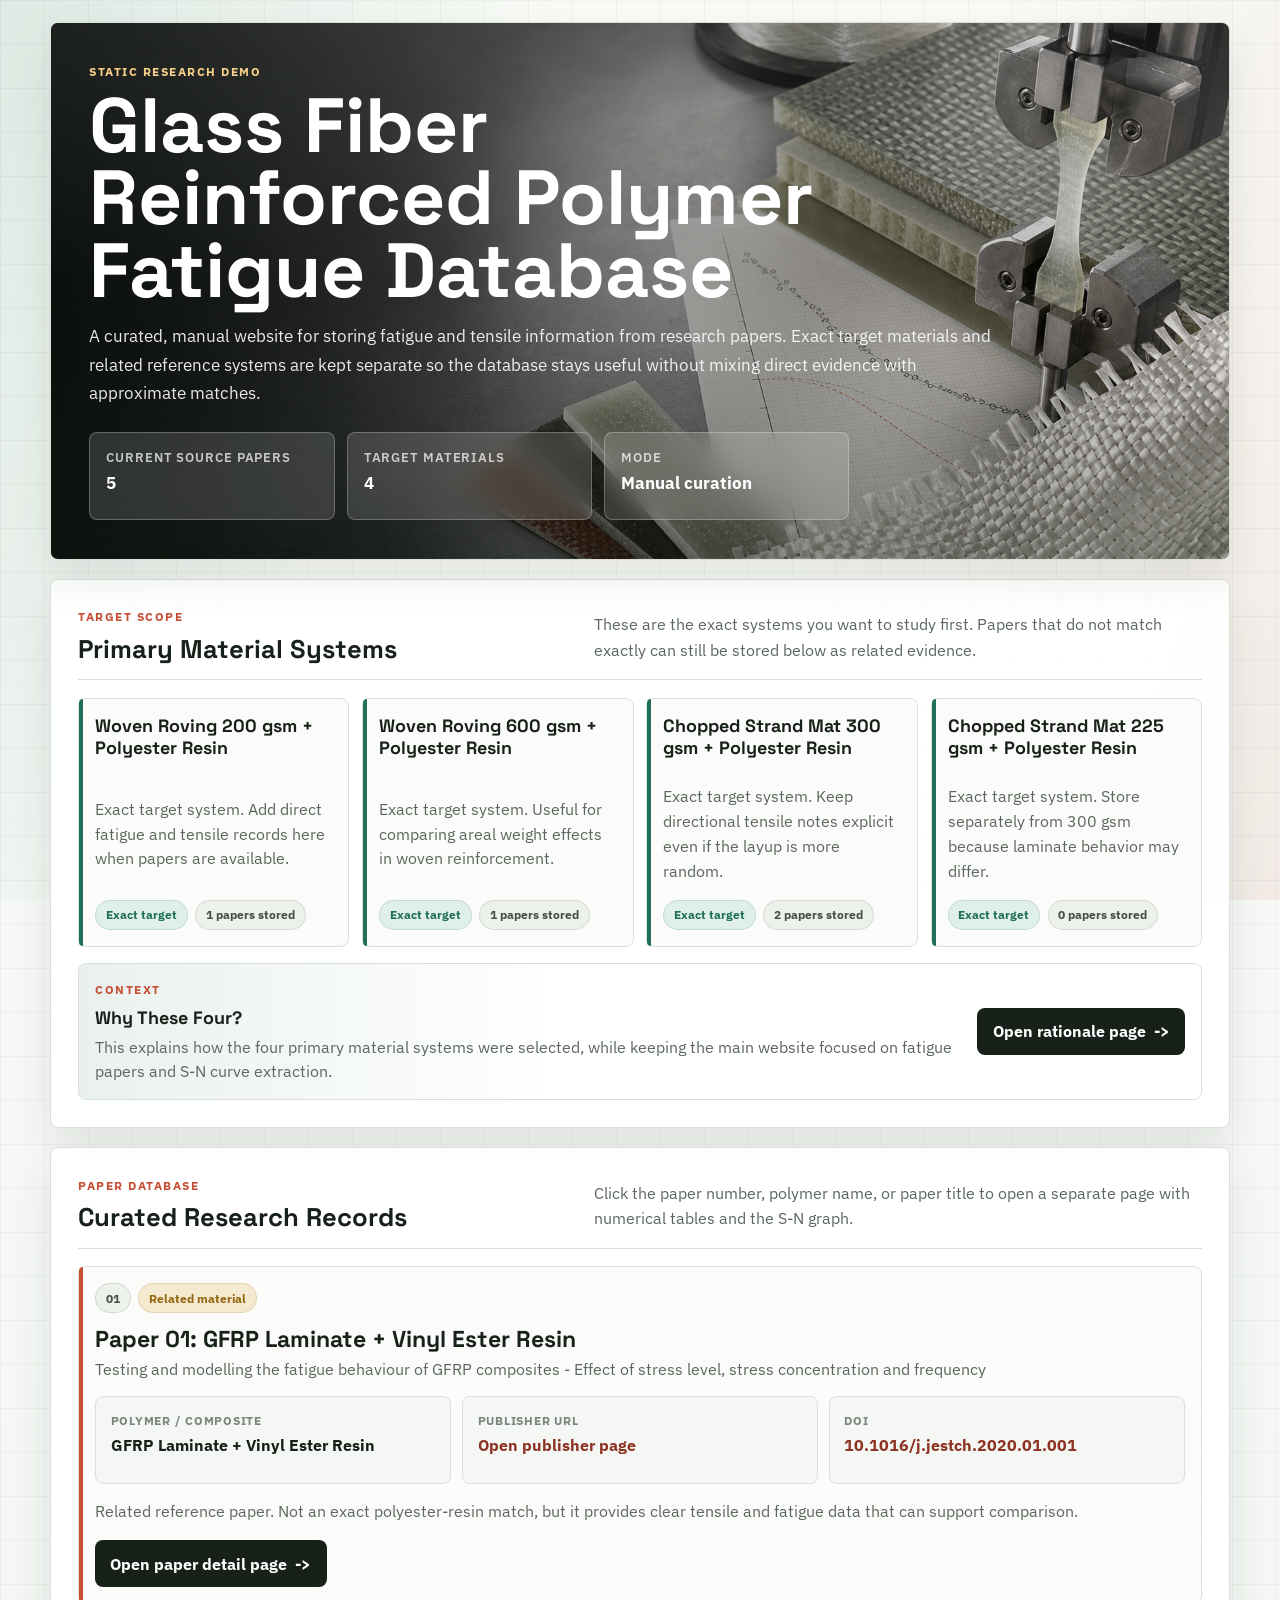
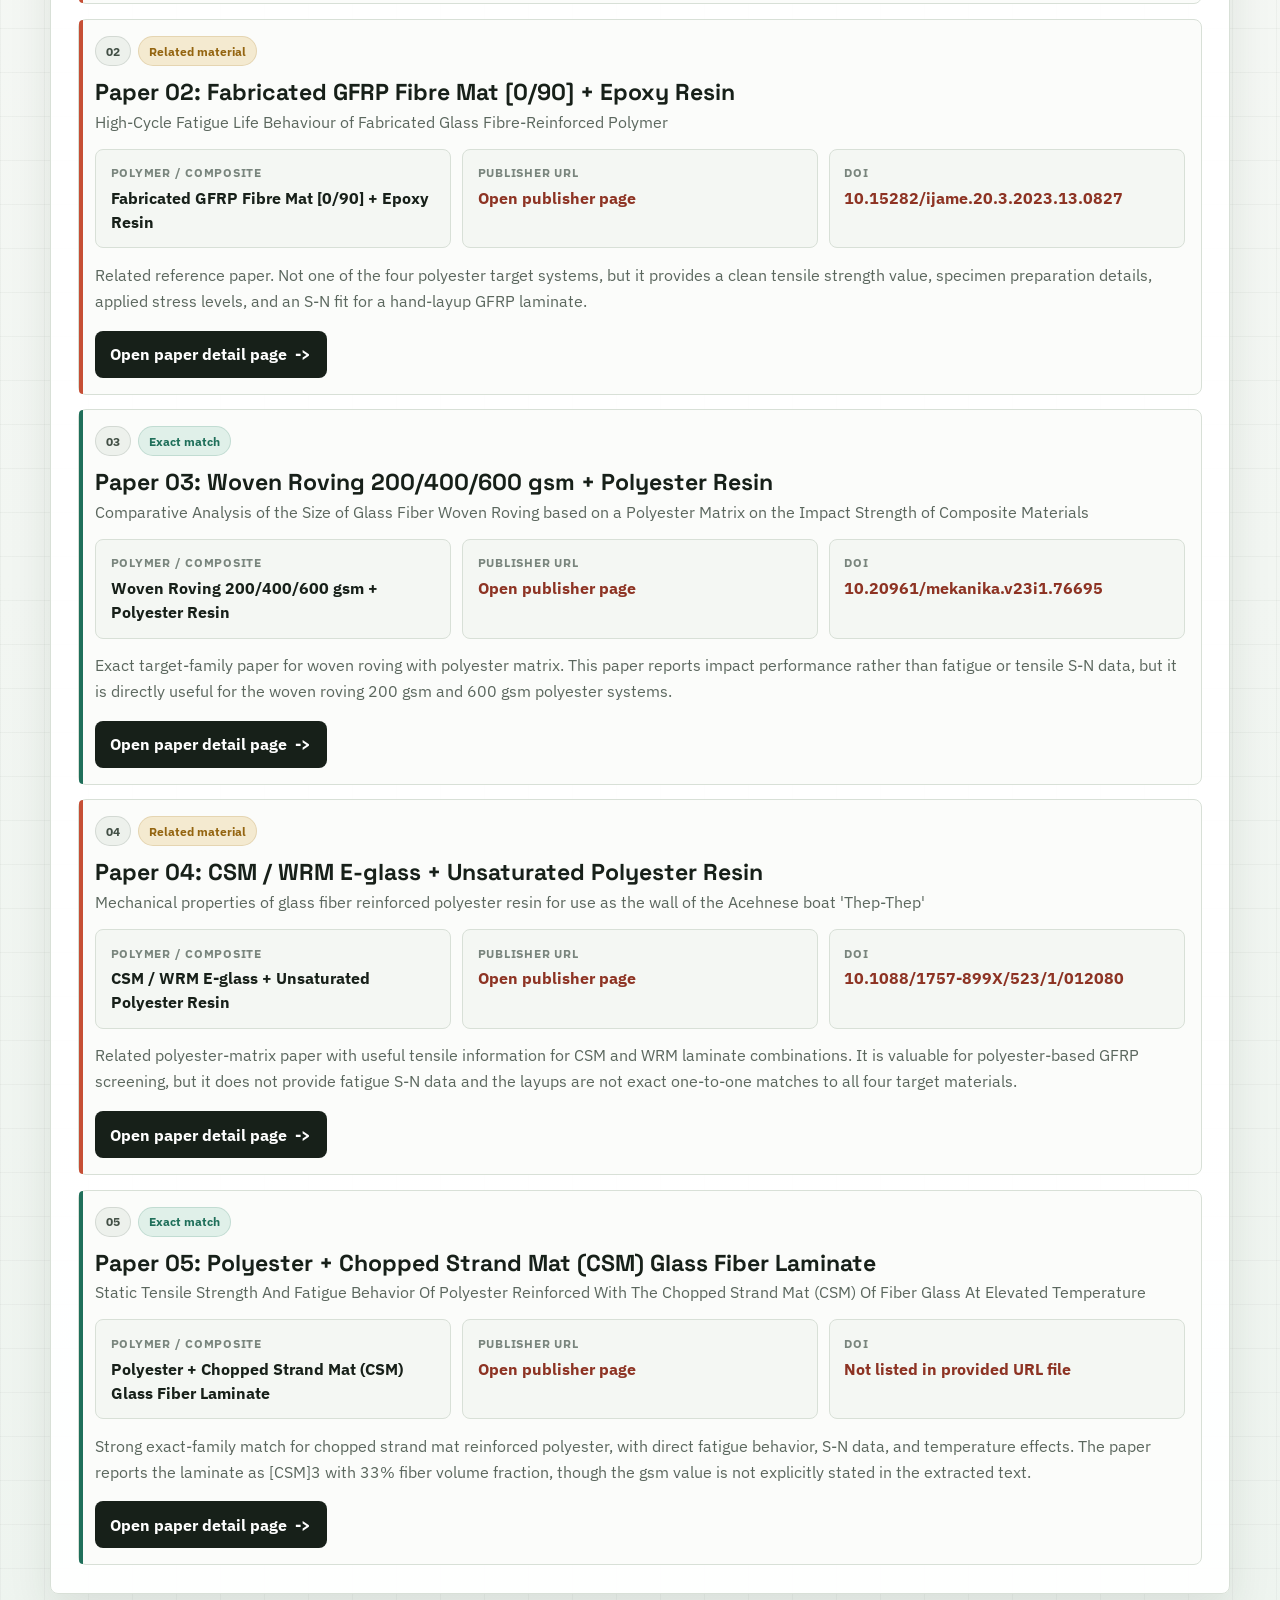
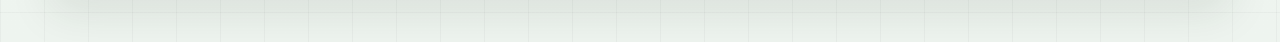
<file: index.html>
<!DOCTYPE html>
<html lang="en">
<head>
  <meta charset="UTF-8">
  <meta name="viewport" content="width=device-width, initial-scale=1.0">
  <title>Polymer Fatigue Materials Database</title>
  <link rel="preconnect" href="https://fonts.googleapis.com">
  <link rel="preconnect" href="https://fonts.gstatic.com" crossorigin>
  <link href="https://fonts.googleapis.com/css2?family=Space+Grotesk:wght@400;500;700&family=IBM+Plex+Sans:wght@400;500;600&display=swap" rel="stylesheet">
  <link rel="stylesheet" href="styles.css">
</head>
<body>
  <div class="page-shell">
    <header class="hero">
      <p class="eyebrow">Static Research Demo</p>
      <h1>Glass Fiber Reinforced Polymer Fatigue Database</h1>
      <p class="hero-copy">
        A curated, manual website for storing fatigue and tensile information from research papers.
        Exact target materials and related reference systems are kept separate so the database stays useful
        without mixing direct evidence with approximate matches.
      </p>
      <div class="hero-meta">
        <div>
          <span class="meta-label">Current source papers</span>
          <strong id="paper-count">0</strong>
        </div>
        <div>
          <span class="meta-label">Target materials</span>
          <strong>4</strong>
        </div>
        <div>
          <span class="meta-label">Mode</span>
          <strong>Manual curation</strong>
        </div>
      </div>
    </header>

    <main>
      <section class="panel">
        <div class="section-head">
          <div>
            <p class="eyebrow">Target Scope</p>
            <h2>Primary Material Systems</h2>
          </div>
          <p class="section-note">
            These are the exact systems you want to study first. Papers that do not match exactly can still be stored below as related evidence.
          </p>
        </div>
        <div id="target-grid" class="target-grid"></div>
        <div class="rationale-cta">
          <div class="rationale-copy">
            <p class="eyebrow">Context</p>
            <h3>Why These Four?</h3>
            <p>
              This explains how the four primary material systems were selected, while keeping the main
              website focused on fatigue papers and S-N curve extraction.
            </p>
          </div>
          <a class="button-link rationale-button" href="why-four.html">Open rationale page</a>
        </div>
      </section>

      <section class="panel">
        <div class="section-head">
          <div>
            <p class="eyebrow">Paper Database</p>
            <h2>Curated Research Records</h2>
          </div>
          <p class="section-note">
            Click the paper number, polymer name, or paper title to open a separate page with numerical tables and the S-N graph.
          </p>
        </div>
        <div id="record-list" class="record-list"></div>
      </section>
    </main>
  </div>

  <script src="data.js"></script>
  <script src="app.js"></script>
</body>
</html>
</file>
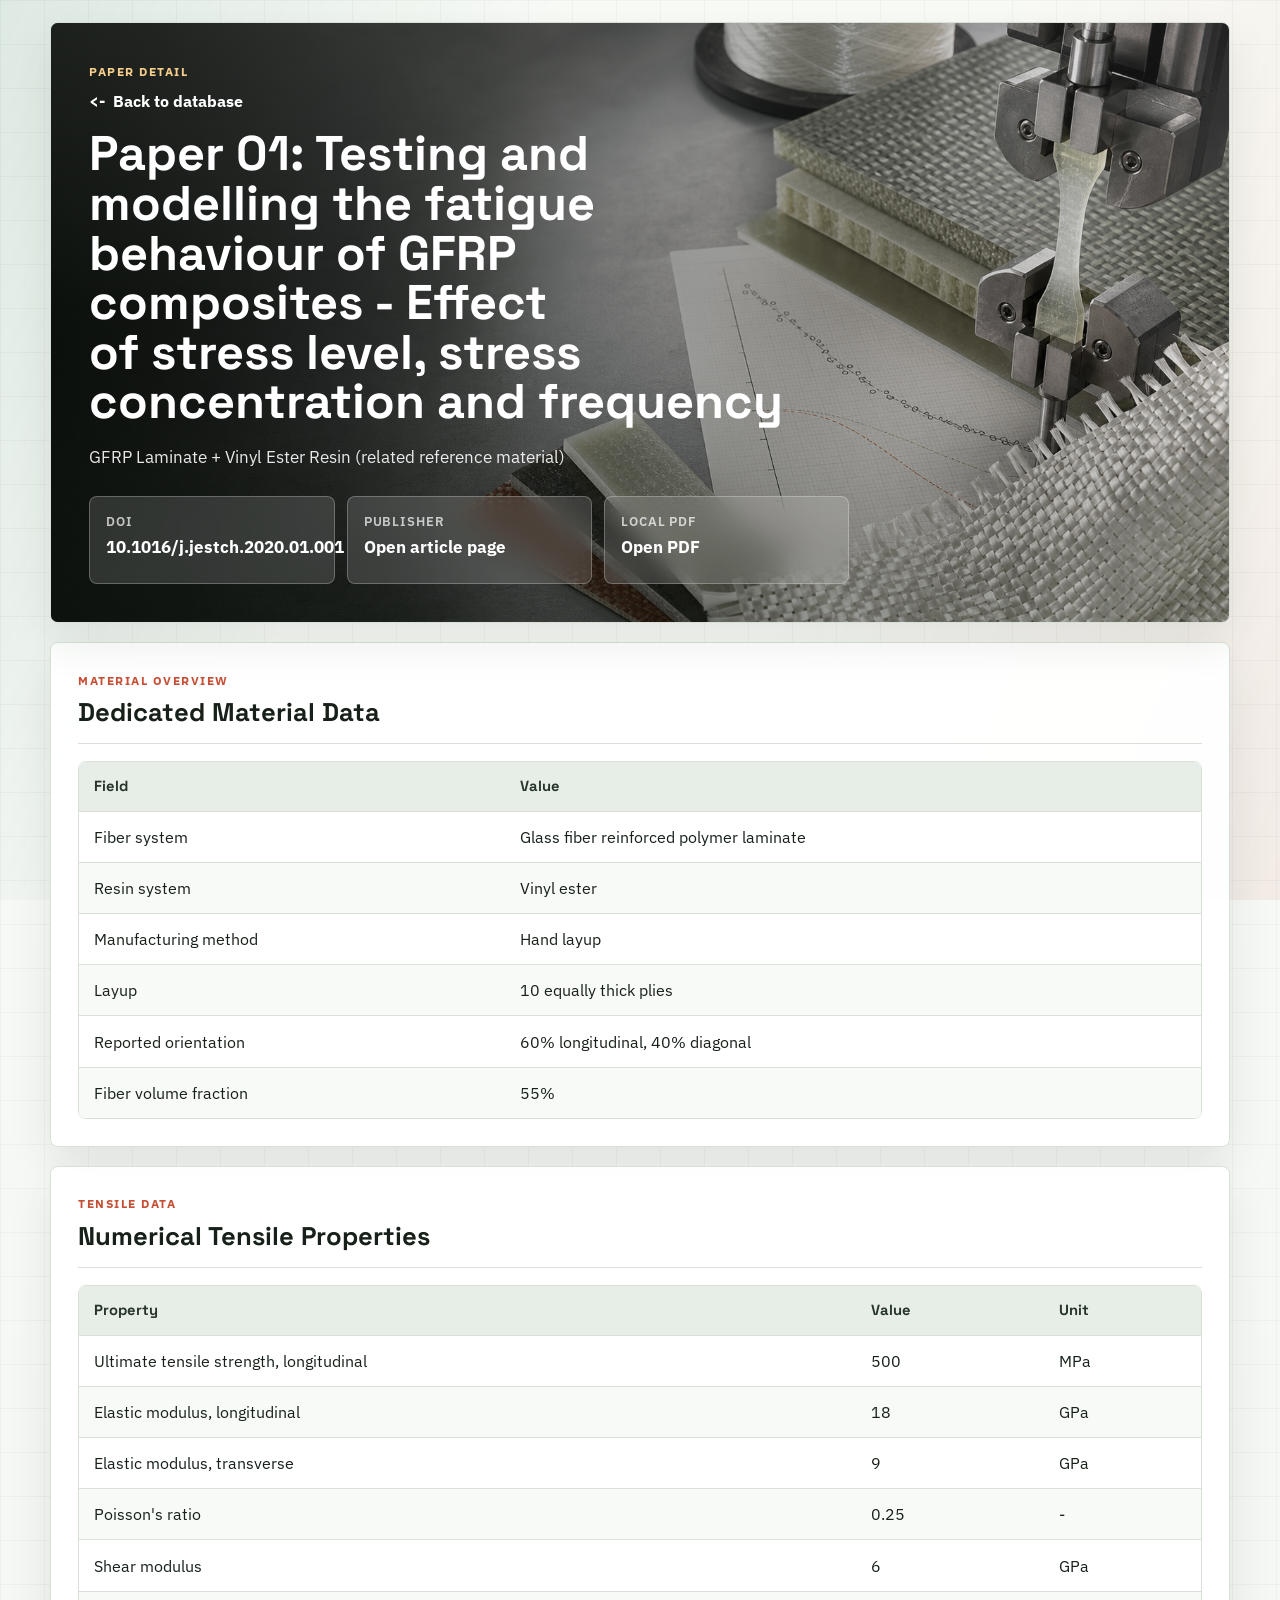
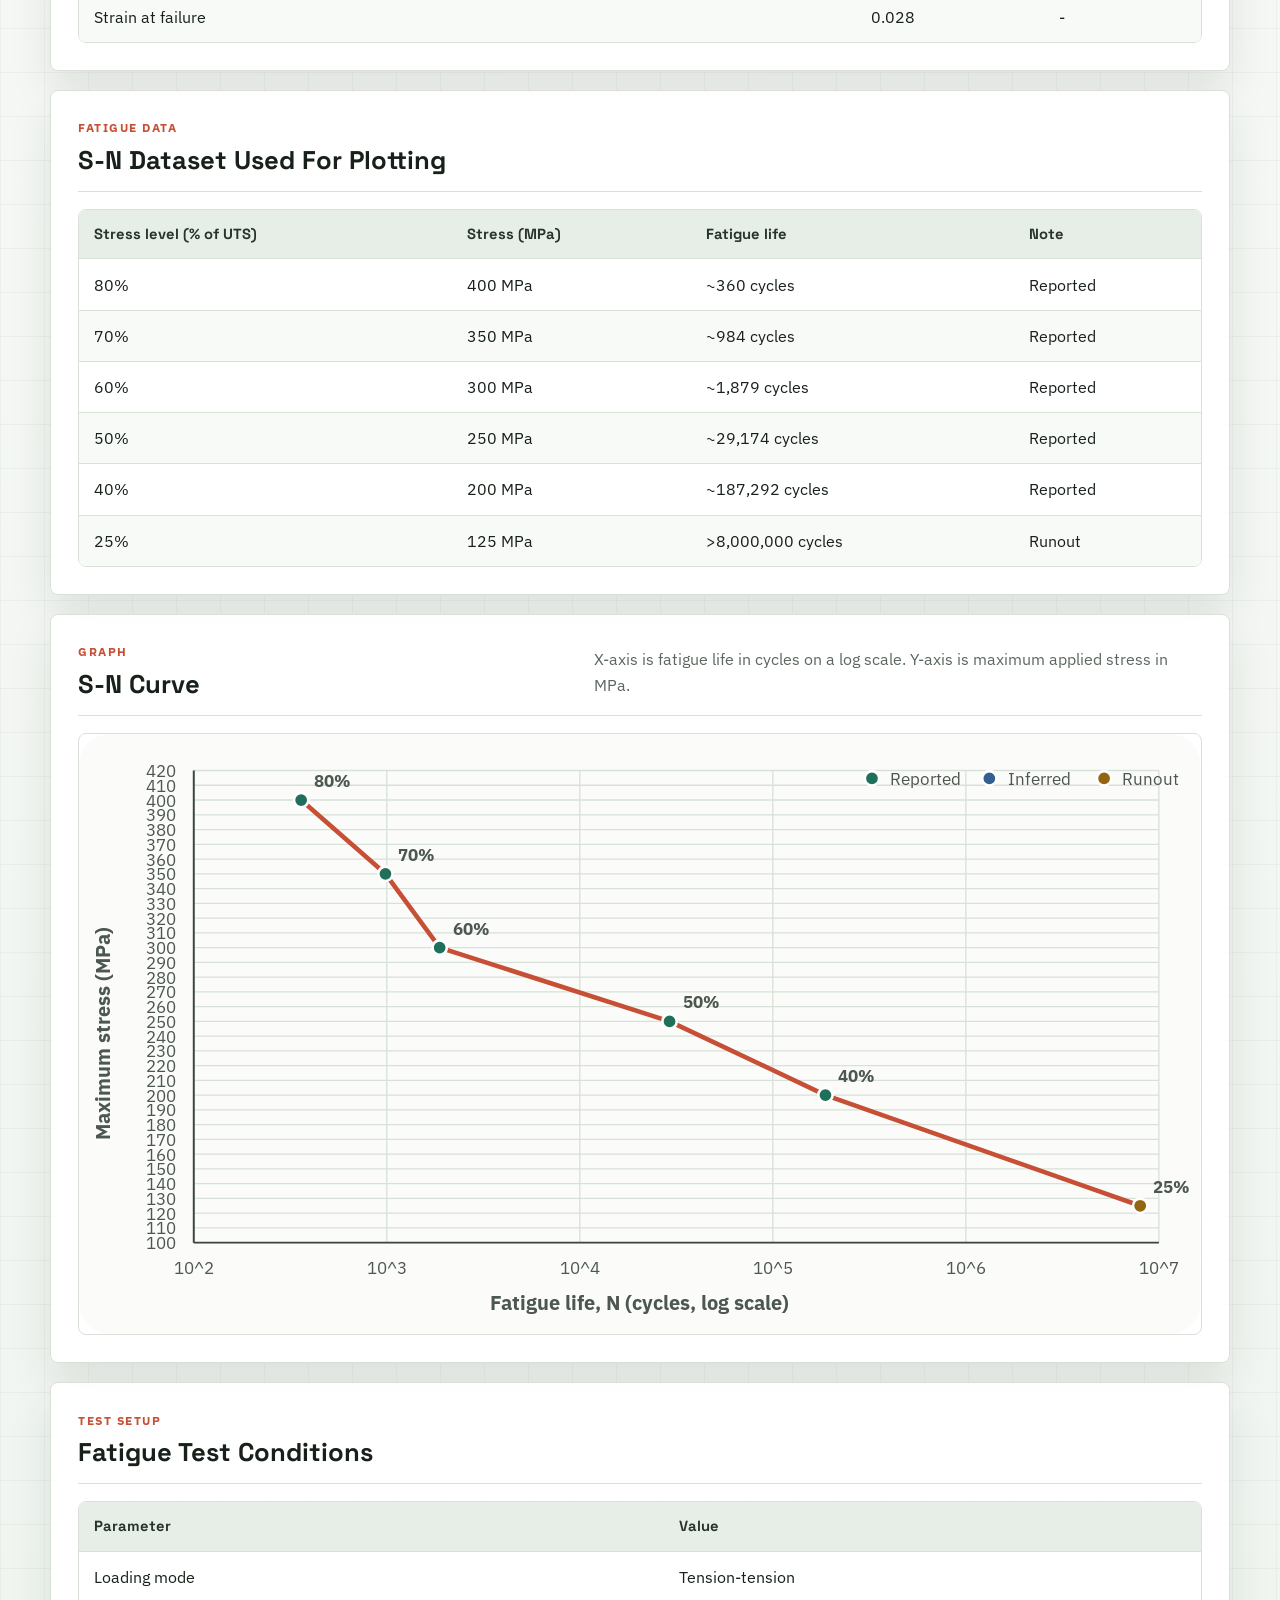
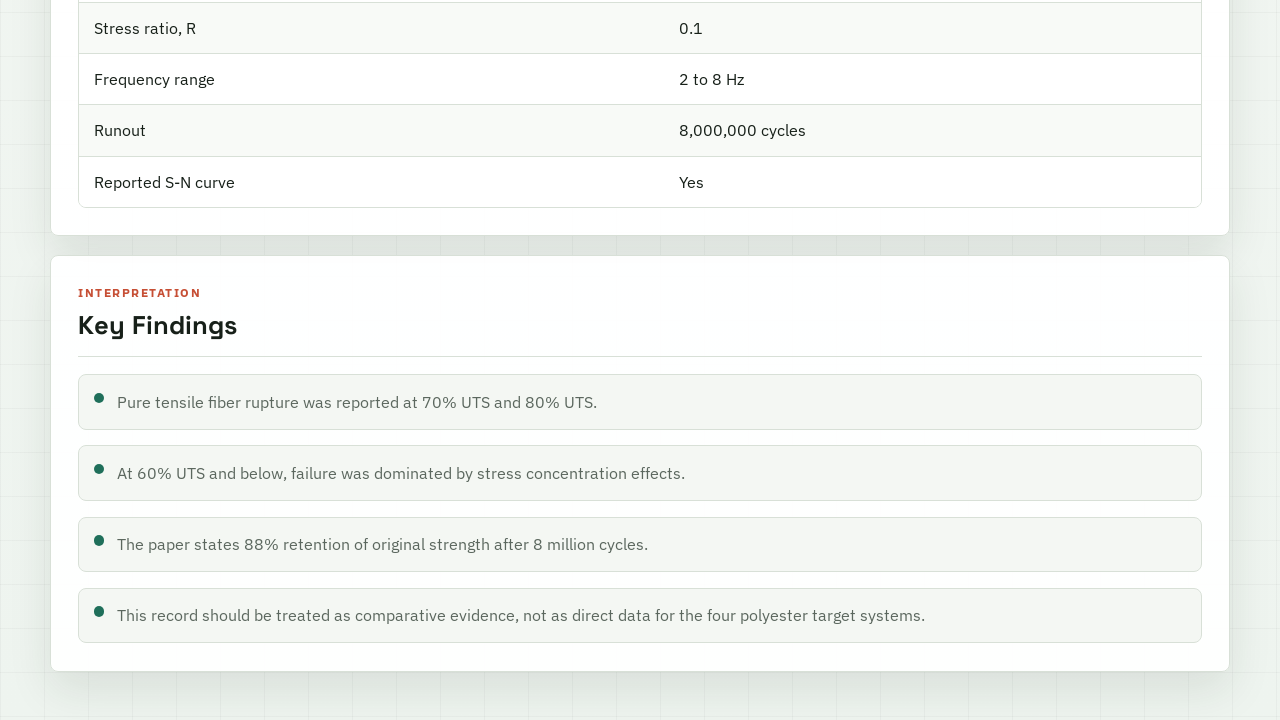
<file: paper-01.html>
<!DOCTYPE html>
<html lang="en">
<head>
  <meta charset="UTF-8">
  <meta name="viewport" content="width=device-width, initial-scale=1.0">
  <title>Paper 01 - Fatigue and Tensile Data</title>
  <link rel="preconnect" href="https://fonts.googleapis.com">
  <link rel="preconnect" href="https://fonts.gstatic.com" crossorigin>
  <link href="https://fonts.googleapis.com/css2?family=Space+Grotesk:wght@400;500;700&family=IBM+Plex+Sans:wght@400;500;600&display=swap" rel="stylesheet">
  <link rel="stylesheet" href="styles.css">
</head>
<body data-paper-id="01">
  <div class="page-shell">
    <header class="hero compact-hero">
      <p class="eyebrow">Paper Detail</p>
      <a class="back-link" href="index.html">Back to database</a>
      <h1 id="paper-title"></h1>
      <p id="paper-polymer" class="hero-copy"></p>
      <div class="hero-meta" id="paper-links"></div>
    </header>

    <main>
      <section class="panel">
        <div class="section-head">
          <div>
            <p class="eyebrow">Material Overview</p>
            <h2>Dedicated Material Data</h2>
          </div>
        </div>
        <div class="table-wrap">
          <table class="data-table" id="material-table"></table>
        </div>
      </section>

      <section class="panel">
        <div class="section-head">
          <div>
            <p class="eyebrow">Tensile Data</p>
            <h2>Numerical Tensile Properties</h2>
          </div>
        </div>
        <div class="table-wrap">
          <table class="data-table" id="tensile-table"></table>
        </div>
      </section>

      <section class="panel" id="experimental-section" hidden>
        <div class="section-head">
          <div>
            <p class="eyebrow">Additional Data</p>
            <h2 id="experimental-title">Additional Data</h2>
          </div>
        </div>
        <div class="table-wrap">
          <table class="data-table" id="experimental-table"></table>
        </div>
      </section>

      <section class="panel" id="fatigue-section" hidden>
        <div class="section-head">
          <div>
            <p class="eyebrow">Fatigue Data</p>
            <h2>S-N Dataset Used For Plotting</h2>
          </div>
        </div>
        <div class="table-wrap">
          <table class="data-table" id="fatigue-table"></table>
        </div>
      </section>

      <section class="panel" id="graph-section" hidden>
        <div class="section-head">
          <div>
            <p class="eyebrow">Graph</p>
            <h2>S-N Curve</h2>
          </div>
          <p class="section-note">
            X-axis is fatigue life in cycles on a log scale. Y-axis is maximum applied stress in MPa.
          </p>
        </div>
        <div class="chart-card">
          <svg id="sn-chart" viewBox="0 0 860 460" role="img" aria-label="S-N curve chart"></svg>
        </div>
      </section>

      <section class="panel">
        <div class="section-head">
          <div>
            <p class="eyebrow">Test Setup</p>
            <h2>Fatigue Test Conditions</h2>
          </div>
        </div>
        <div class="table-wrap">
          <table class="data-table" id="setup-table"></table>
        </div>
      </section>

      <section class="panel">
        <div class="section-head">
          <div>
            <p class="eyebrow">Interpretation</p>
            <h2>Key Findings</h2>
          </div>
        </div>
        <ul class="detail-list findings-list" id="findings-list"></ul>
      </section>
    </main>
  </div>

  <script src="data.js"></script>
  <script src="paper-detail.js"></script>
</body>
</html>
</file>
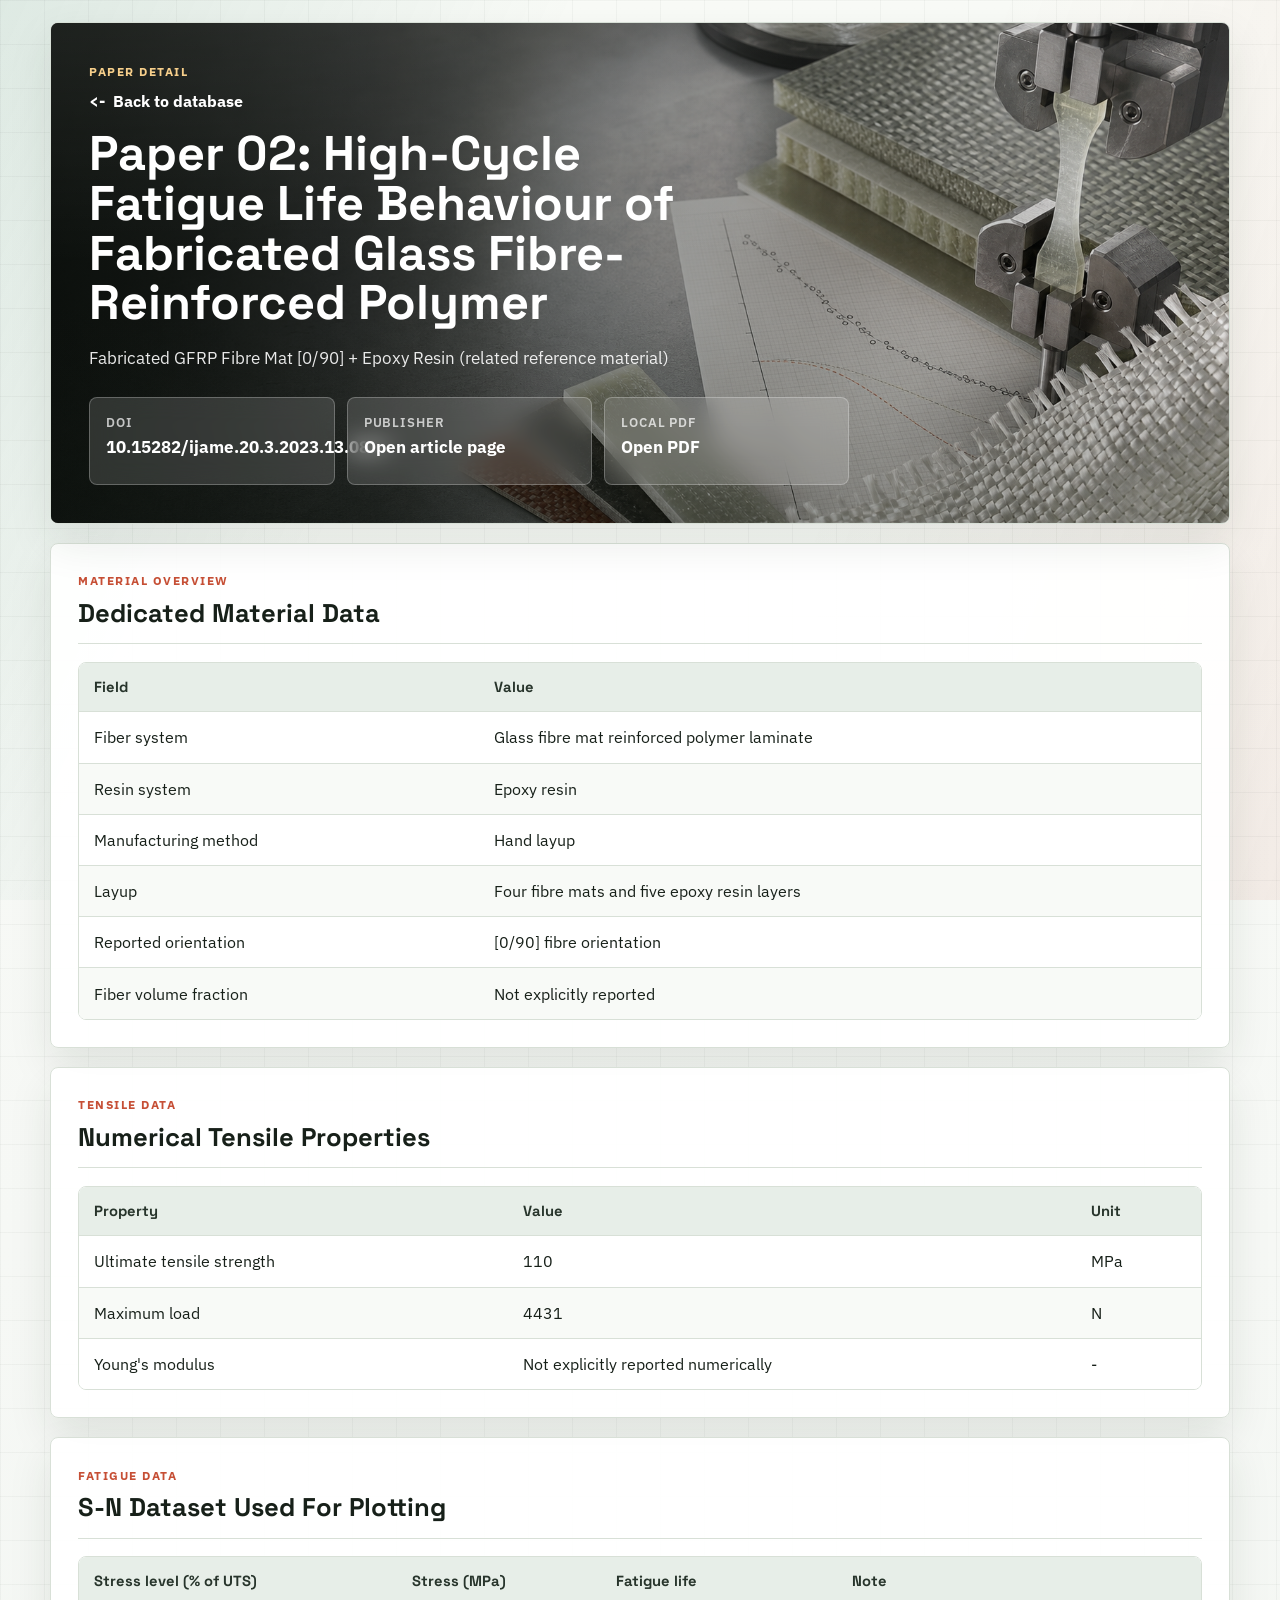
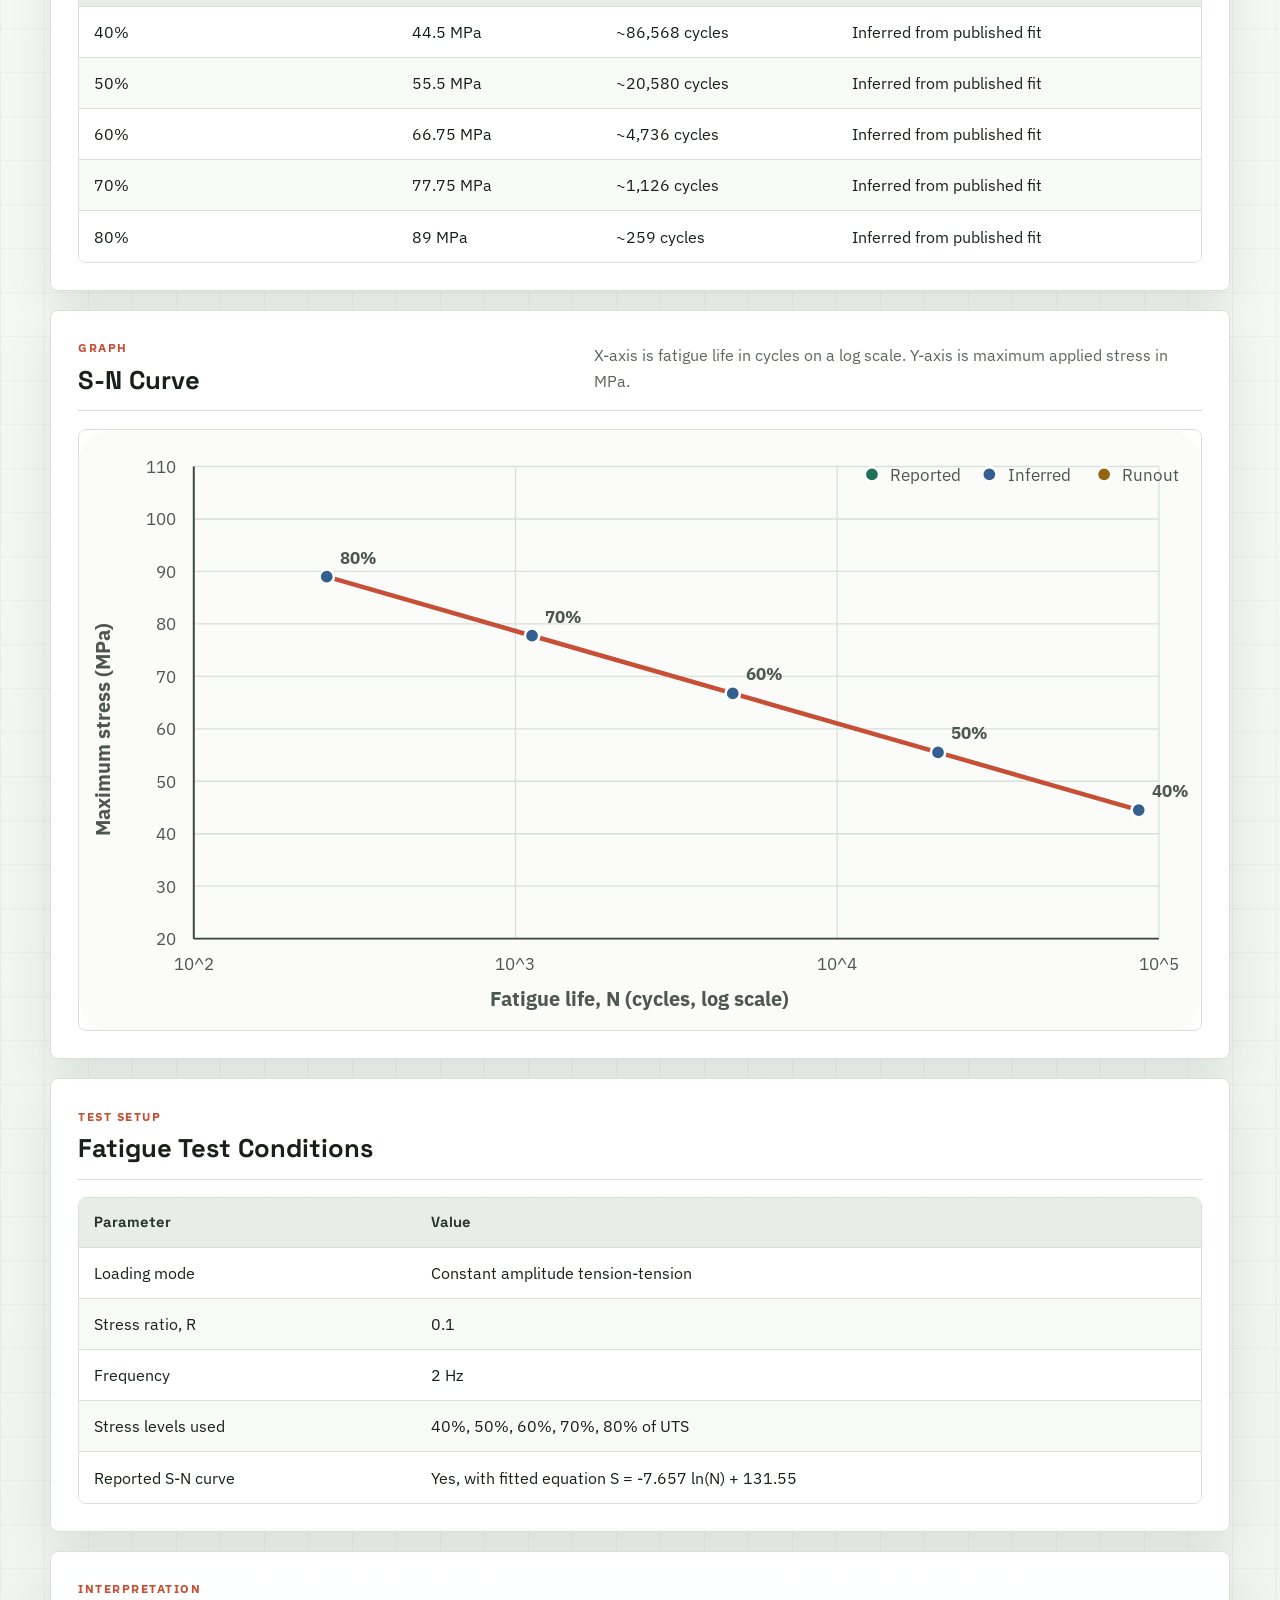
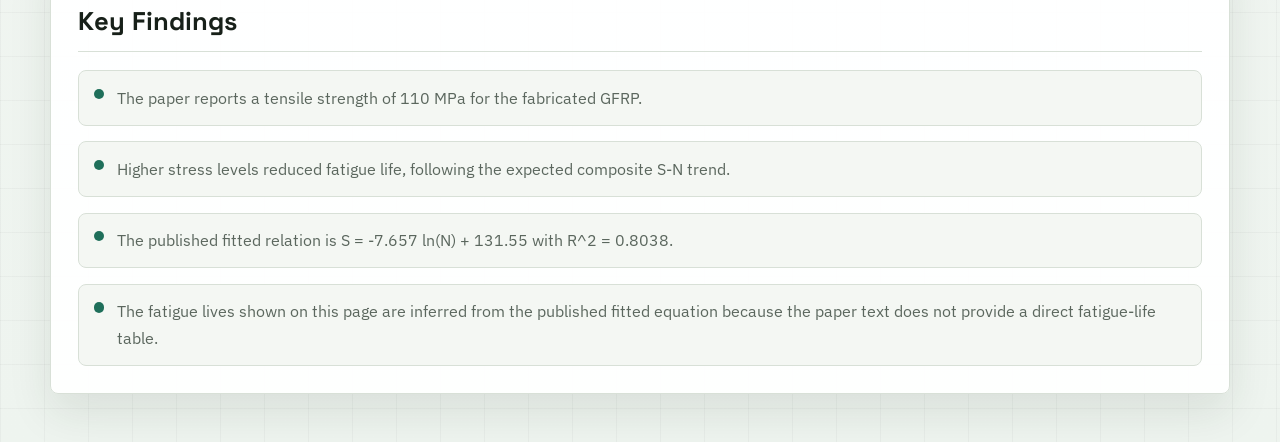
<file: paper-02.html>
<!DOCTYPE html>
<html lang="en">
<head>
  <meta charset="UTF-8">
  <meta name="viewport" content="width=device-width, initial-scale=1.0">
  <title>Paper 02 - Fatigue and Tensile Data</title>
  <link rel="preconnect" href="https://fonts.googleapis.com">
  <link rel="preconnect" href="https://fonts.gstatic.com" crossorigin>
  <link href="https://fonts.googleapis.com/css2?family=Space+Grotesk:wght@400;500;700&family=IBM+Plex+Sans:wght@400;500;600&display=swap" rel="stylesheet">
  <link rel="stylesheet" href="styles.css">
</head>
<body data-paper-id="02">
  <div class="page-shell">
    <header class="hero compact-hero">
      <p class="eyebrow">Paper Detail</p>
      <a class="back-link" href="index.html">Back to database</a>
      <h1 id="paper-title"></h1>
      <p id="paper-polymer" class="hero-copy"></p>
      <div class="hero-meta" id="paper-links"></div>
    </header>

    <main>
      <section class="panel">
        <div class="section-head">
          <div>
            <p class="eyebrow">Material Overview</p>
            <h2>Dedicated Material Data</h2>
          </div>
        </div>
        <div class="table-wrap">
          <table class="data-table" id="material-table"></table>
        </div>
      </section>

      <section class="panel">
        <div class="section-head">
          <div>
            <p class="eyebrow">Tensile Data</p>
            <h2>Numerical Tensile Properties</h2>
          </div>
        </div>
        <div class="table-wrap">
          <table class="data-table" id="tensile-table"></table>
        </div>
      </section>

      <section class="panel" id="experimental-section" hidden>
        <div class="section-head">
          <div>
            <p class="eyebrow">Additional Data</p>
            <h2 id="experimental-title">Additional Data</h2>
          </div>
        </div>
        <div class="table-wrap">
          <table class="data-table" id="experimental-table"></table>
        </div>
      </section>

      <section class="panel" id="fatigue-section" hidden>
        <div class="section-head">
          <div>
            <p class="eyebrow">Fatigue Data</p>
            <h2>S-N Dataset Used For Plotting</h2>
          </div>
        </div>
        <div class="table-wrap">
          <table class="data-table" id="fatigue-table"></table>
        </div>
      </section>

      <section class="panel" id="graph-section" hidden>
        <div class="section-head">
          <div>
            <p class="eyebrow">Graph</p>
            <h2>S-N Curve</h2>
          </div>
          <p class="section-note">
            X-axis is fatigue life in cycles on a log scale. Y-axis is maximum applied stress in MPa.
          </p>
        </div>
        <div class="chart-card">
          <svg id="sn-chart" viewBox="0 0 860 460" role="img" aria-label="S-N curve chart"></svg>
        </div>
      </section>

      <section class="panel">
        <div class="section-head">
          <div>
            <p class="eyebrow">Test Setup</p>
            <h2>Fatigue Test Conditions</h2>
          </div>
        </div>
        <div class="table-wrap">
          <table class="data-table" id="setup-table"></table>
        </div>
      </section>

      <section class="panel">
        <div class="section-head">
          <div>
            <p class="eyebrow">Interpretation</p>
            <h2>Key Findings</h2>
          </div>
        </div>
        <ul class="detail-list findings-list" id="findings-list"></ul>
      </section>
    </main>
  </div>

  <script src="data.js"></script>
  <script src="paper-detail.js"></script>
</body>
</html>
</file>
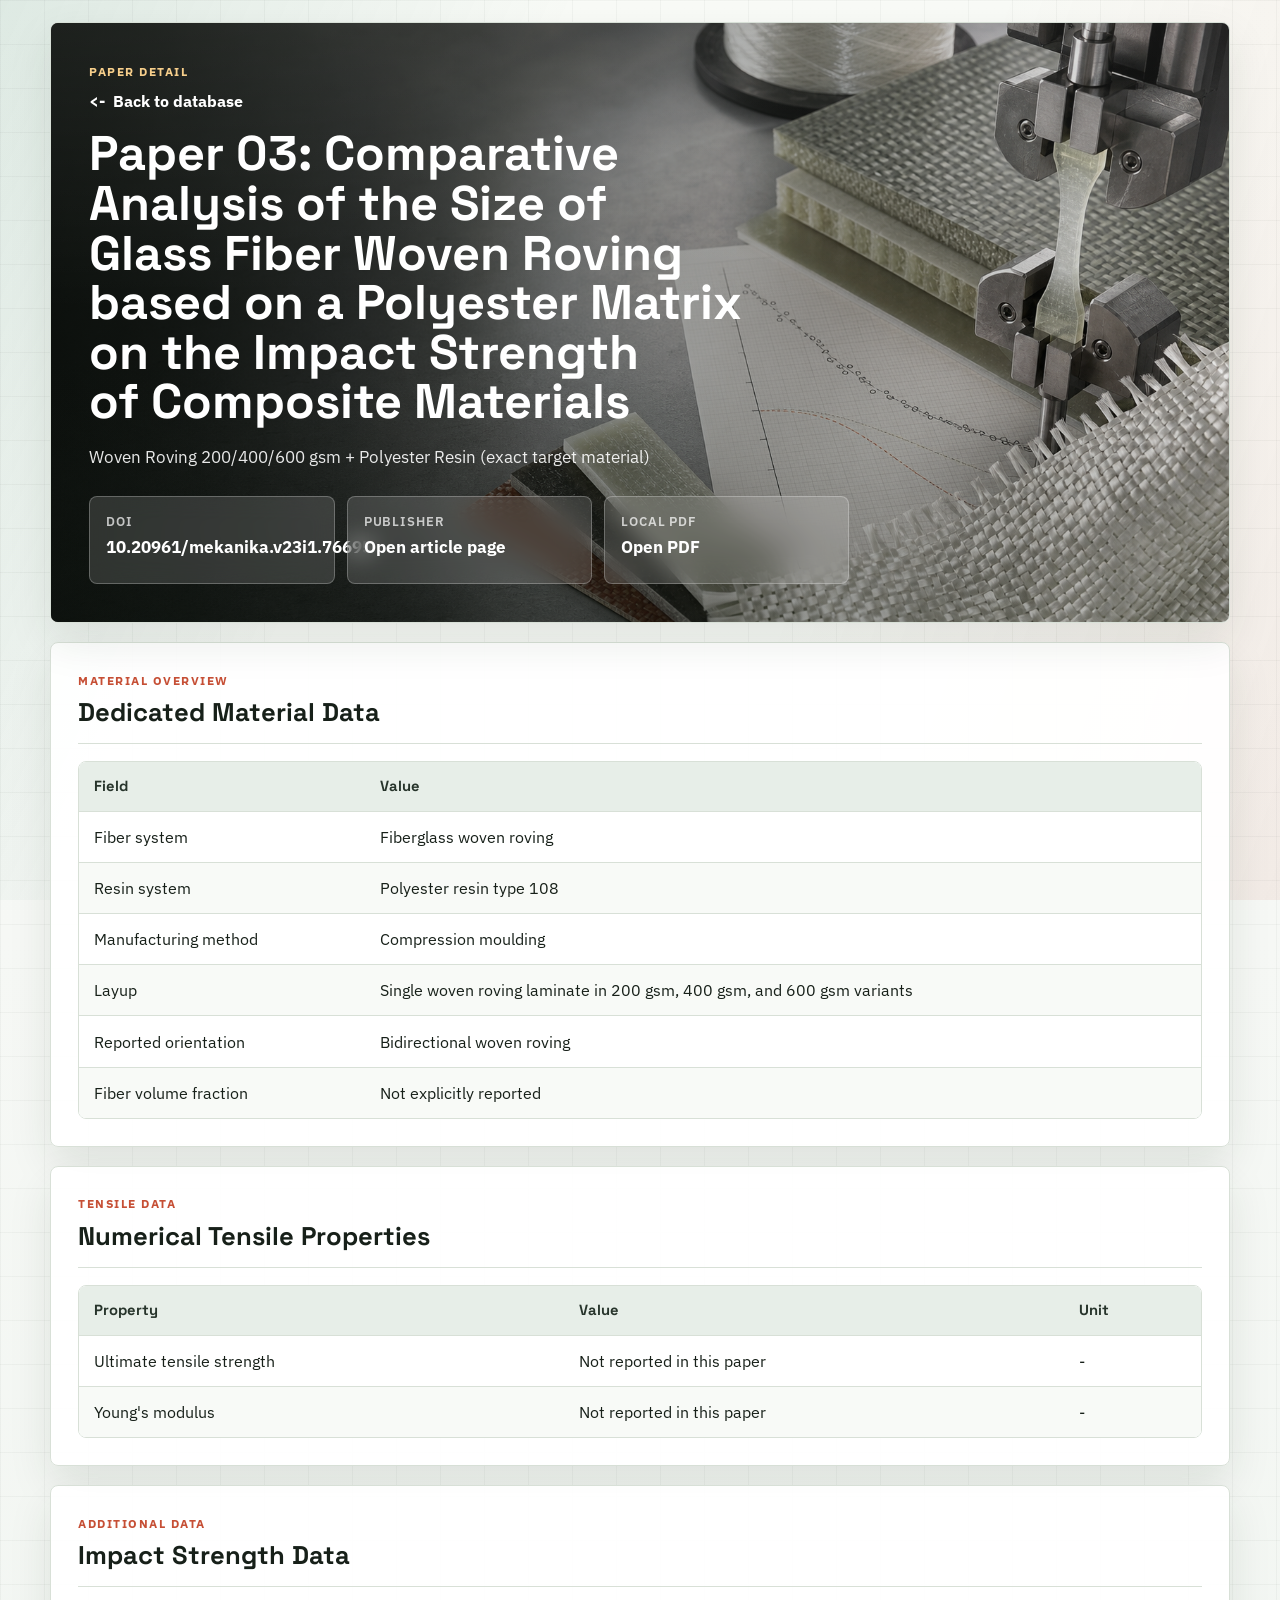
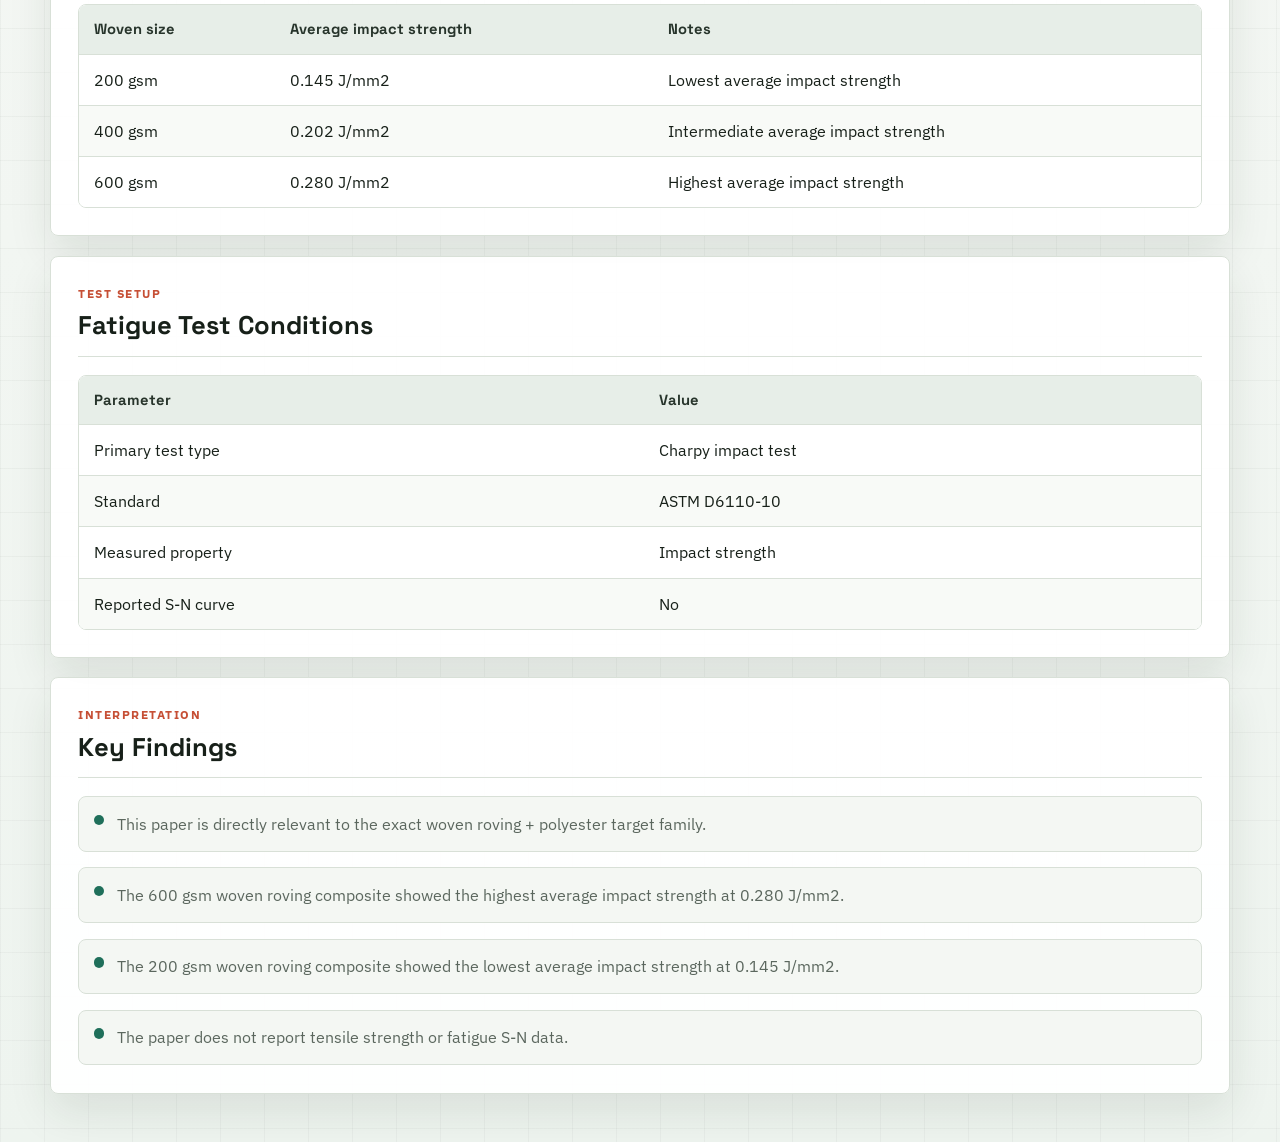
<file: paper-03.html>
<!DOCTYPE html>
<html lang="en">
<head>
  <meta charset="UTF-8">
  <meta name="viewport" content="width=device-width, initial-scale=1.0">
  <title>Paper 03 - Property Data</title>
  <link rel="preconnect" href="https://fonts.googleapis.com">
  <link rel="preconnect" href="https://fonts.gstatic.com" crossorigin>
  <link href="https://fonts.googleapis.com/css2?family=Space+Grotesk:wght@400;500;700&family=IBM+Plex+Sans:wght@400;500;600&display=swap" rel="stylesheet">
  <link rel="stylesheet" href="styles.css">
</head>
<body data-paper-id="03">
  <div class="page-shell">
    <header class="hero compact-hero">
      <p class="eyebrow">Paper Detail</p>
      <a class="back-link" href="index.html">Back to database</a>
      <h1 id="paper-title"></h1>
      <p id="paper-polymer" class="hero-copy"></p>
      <div class="hero-meta" id="paper-links"></div>
    </header>

    <main>
      <section class="panel">
        <div class="section-head">
          <div>
            <p class="eyebrow">Material Overview</p>
            <h2>Dedicated Material Data</h2>
          </div>
        </div>
        <div class="table-wrap">
          <table class="data-table" id="material-table"></table>
        </div>
      </section>

      <section class="panel">
        <div class="section-head">
          <div>
            <p class="eyebrow">Tensile Data</p>
            <h2>Numerical Tensile Properties</h2>
          </div>
        </div>
        <div class="table-wrap">
          <table class="data-table" id="tensile-table"></table>
        </div>
      </section>

      <section class="panel" id="experimental-section" hidden>
        <div class="section-head">
          <div>
            <p class="eyebrow">Additional Data</p>
            <h2 id="experimental-title">Additional Data</h2>
          </div>
        </div>
        <div class="table-wrap">
          <table class="data-table" id="experimental-table"></table>
        </div>
      </section>

      <section class="panel" id="fatigue-section" hidden>
        <div class="section-head">
          <div>
            <p class="eyebrow">Fatigue Data</p>
            <h2>S-N Dataset Used For Plotting</h2>
          </div>
        </div>
        <div class="table-wrap">
          <table class="data-table" id="fatigue-table"></table>
        </div>
      </section>

      <section class="panel" id="graph-section" hidden>
        <div class="section-head">
          <div>
            <p class="eyebrow">Graph</p>
            <h2>S-N Curve</h2>
          </div>
          <p class="section-note">
            X-axis is fatigue life in cycles on a log scale. Y-axis is maximum applied stress in MPa.
          </p>
        </div>
        <div class="chart-card">
          <svg id="sn-chart" viewBox="0 0 860 460" role="img" aria-label="S-N curve chart"></svg>
        </div>
      </section>

      <section class="panel">
        <div class="section-head">
          <div>
            <p class="eyebrow">Test Setup</p>
            <h2>Fatigue Test Conditions</h2>
          </div>
        </div>
        <div class="table-wrap">
          <table class="data-table" id="setup-table"></table>
        </div>
      </section>

      <section class="panel">
        <div class="section-head">
          <div>
            <p class="eyebrow">Interpretation</p>
            <h2>Key Findings</h2>
          </div>
        </div>
        <ul class="detail-list findings-list" id="findings-list"></ul>
      </section>
    </main>
  </div>

  <script src="data.js"></script>
  <script src="paper-detail.js"></script>
</body>
</html>
</file>
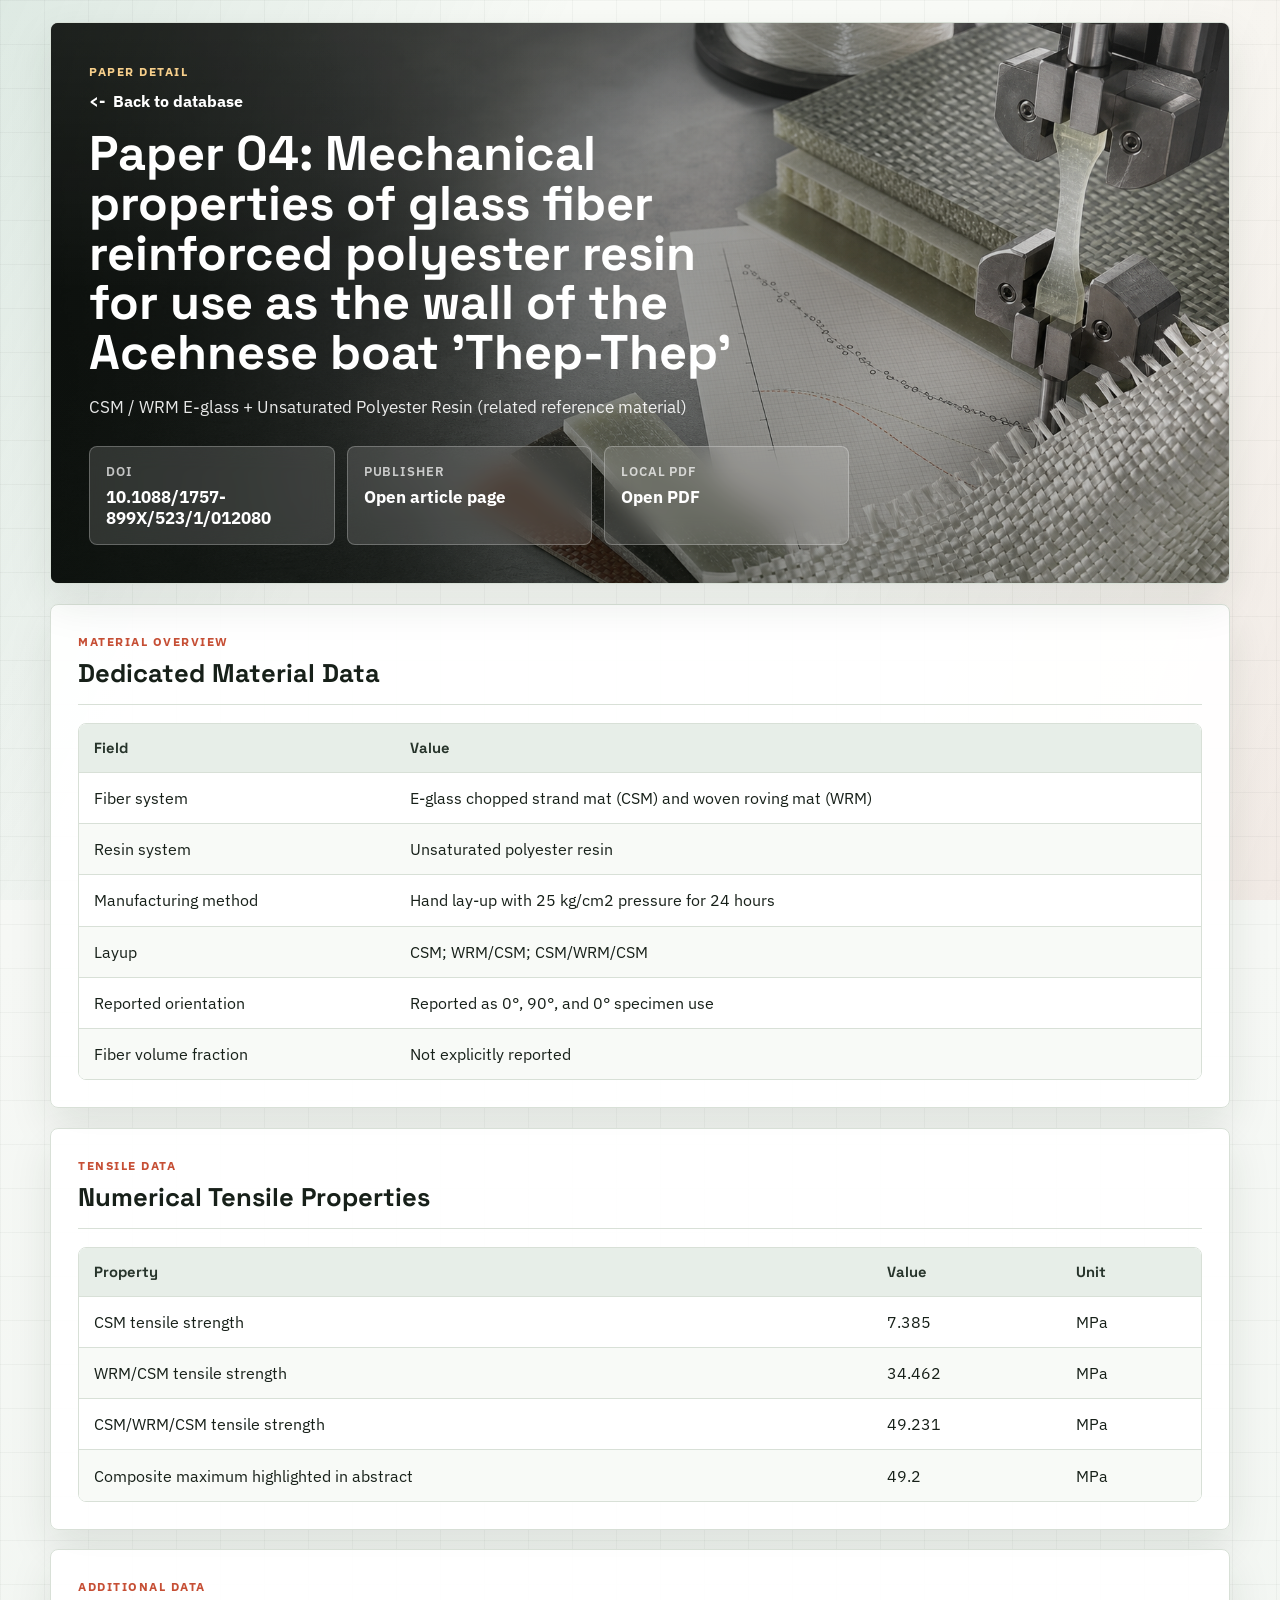
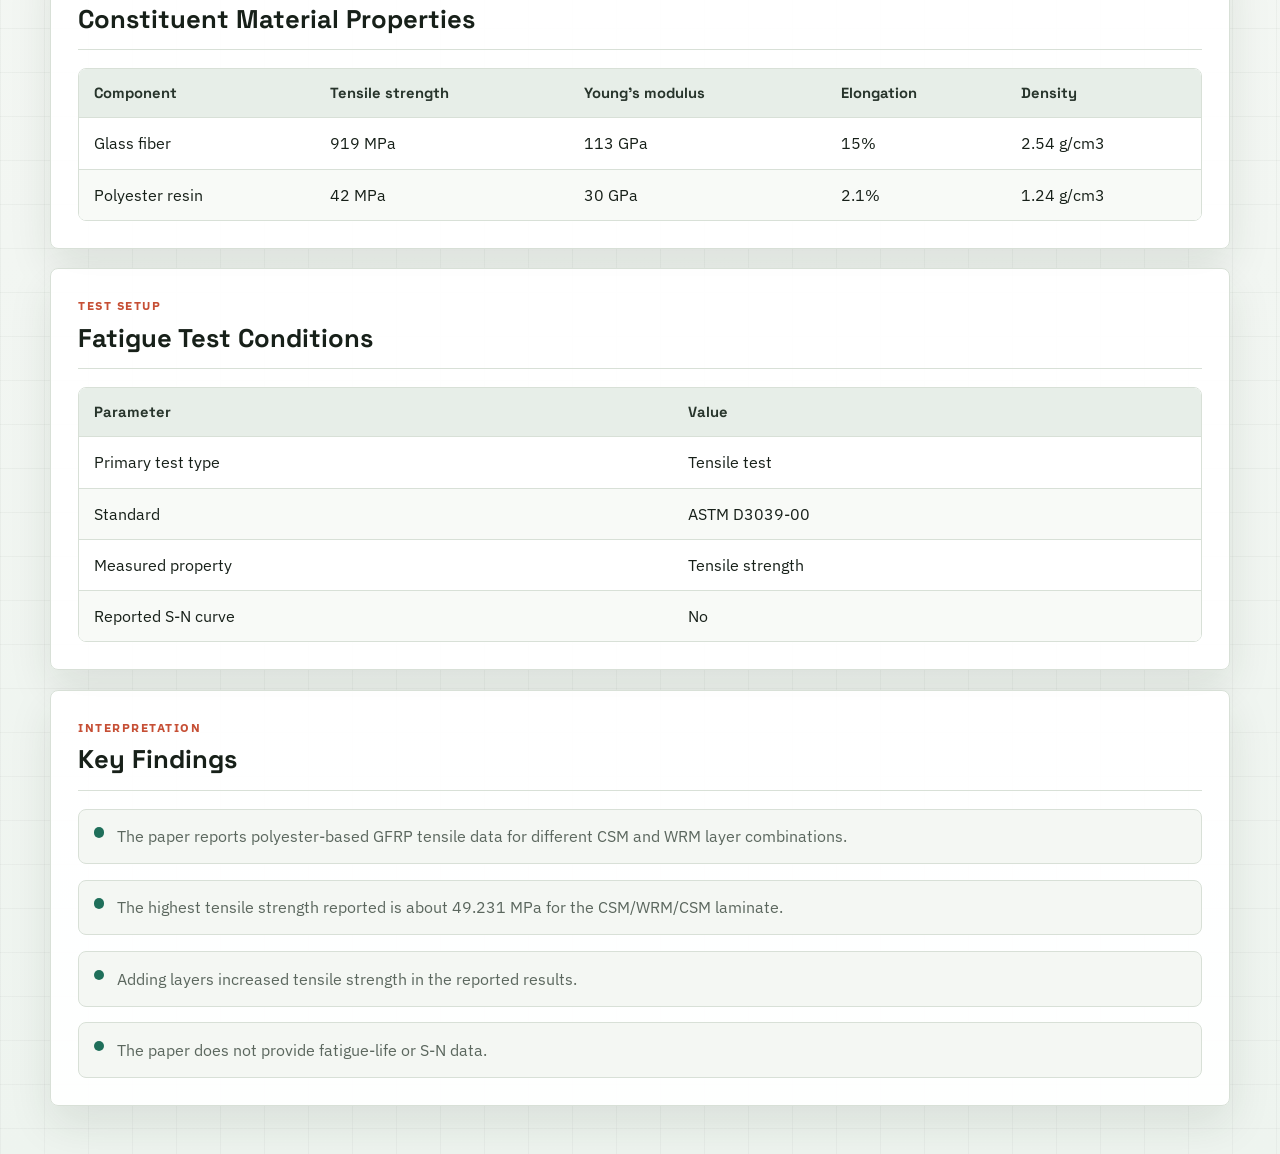
<file: paper-04.html>
<!DOCTYPE html>
<html lang="en">
<head>
  <meta charset="UTF-8">
  <meta name="viewport" content="width=device-width, initial-scale=1.0">
  <title>Paper 04 - Property Data</title>
  <link rel="preconnect" href="https://fonts.googleapis.com">
  <link rel="preconnect" href="https://fonts.gstatic.com" crossorigin>
  <link href="https://fonts.googleapis.com/css2?family=Space+Grotesk:wght@400;500;700&family=IBM+Plex+Sans:wght@400;500;600&display=swap" rel="stylesheet">
  <link rel="stylesheet" href="styles.css">
</head>
<body data-paper-id="04">
  <div class="page-shell">
    <header class="hero compact-hero">
      <p class="eyebrow">Paper Detail</p>
      <a class="back-link" href="index.html">Back to database</a>
      <h1 id="paper-title"></h1>
      <p id="paper-polymer" class="hero-copy"></p>
      <div class="hero-meta" id="paper-links"></div>
    </header>

    <main>
      <section class="panel">
        <div class="section-head">
          <div>
            <p class="eyebrow">Material Overview</p>
            <h2>Dedicated Material Data</h2>
          </div>
        </div>
        <div class="table-wrap">
          <table class="data-table" id="material-table"></table>
        </div>
      </section>

      <section class="panel">
        <div class="section-head">
          <div>
            <p class="eyebrow">Tensile Data</p>
            <h2>Numerical Tensile Properties</h2>
          </div>
        </div>
        <div class="table-wrap">
          <table class="data-table" id="tensile-table"></table>
        </div>
      </section>

      <section class="panel" id="experimental-section" hidden>
        <div class="section-head">
          <div>
            <p class="eyebrow">Additional Data</p>
            <h2 id="experimental-title">Additional Data</h2>
          </div>
        </div>
        <div class="table-wrap">
          <table class="data-table" id="experimental-table"></table>
        </div>
      </section>

      <section class="panel" id="fatigue-section" hidden>
        <div class="section-head">
          <div>
            <p class="eyebrow">Fatigue Data</p>
            <h2>S-N Dataset Used For Plotting</h2>
          </div>
        </div>
        <div class="table-wrap">
          <table class="data-table" id="fatigue-table"></table>
        </div>
      </section>

      <section class="panel" id="graph-section" hidden>
        <div class="section-head">
          <div>
            <p class="eyebrow">Graph</p>
            <h2>S-N Curve</h2>
          </div>
          <p class="section-note">
            X-axis is fatigue life in cycles on a log scale. Y-axis is maximum applied stress in MPa.
          </p>
        </div>
        <div class="chart-card">
          <svg id="sn-chart" viewBox="0 0 860 460" role="img" aria-label="S-N curve chart"></svg>
        </div>
      </section>

      <section class="panel">
        <div class="section-head">
          <div>
            <p class="eyebrow">Test Setup</p>
            <h2>Fatigue Test Conditions</h2>
          </div>
        </div>
        <div class="table-wrap">
          <table class="data-table" id="setup-table"></table>
        </div>
      </section>

      <section class="panel">
        <div class="section-head">
          <div>
            <p class="eyebrow">Interpretation</p>
            <h2>Key Findings</h2>
          </div>
        </div>
        <ul class="detail-list findings-list" id="findings-list"></ul>
      </section>
    </main>
  </div>

  <script src="data.js"></script>
  <script src="paper-detail.js"></script>
</body>
</html>
</file>
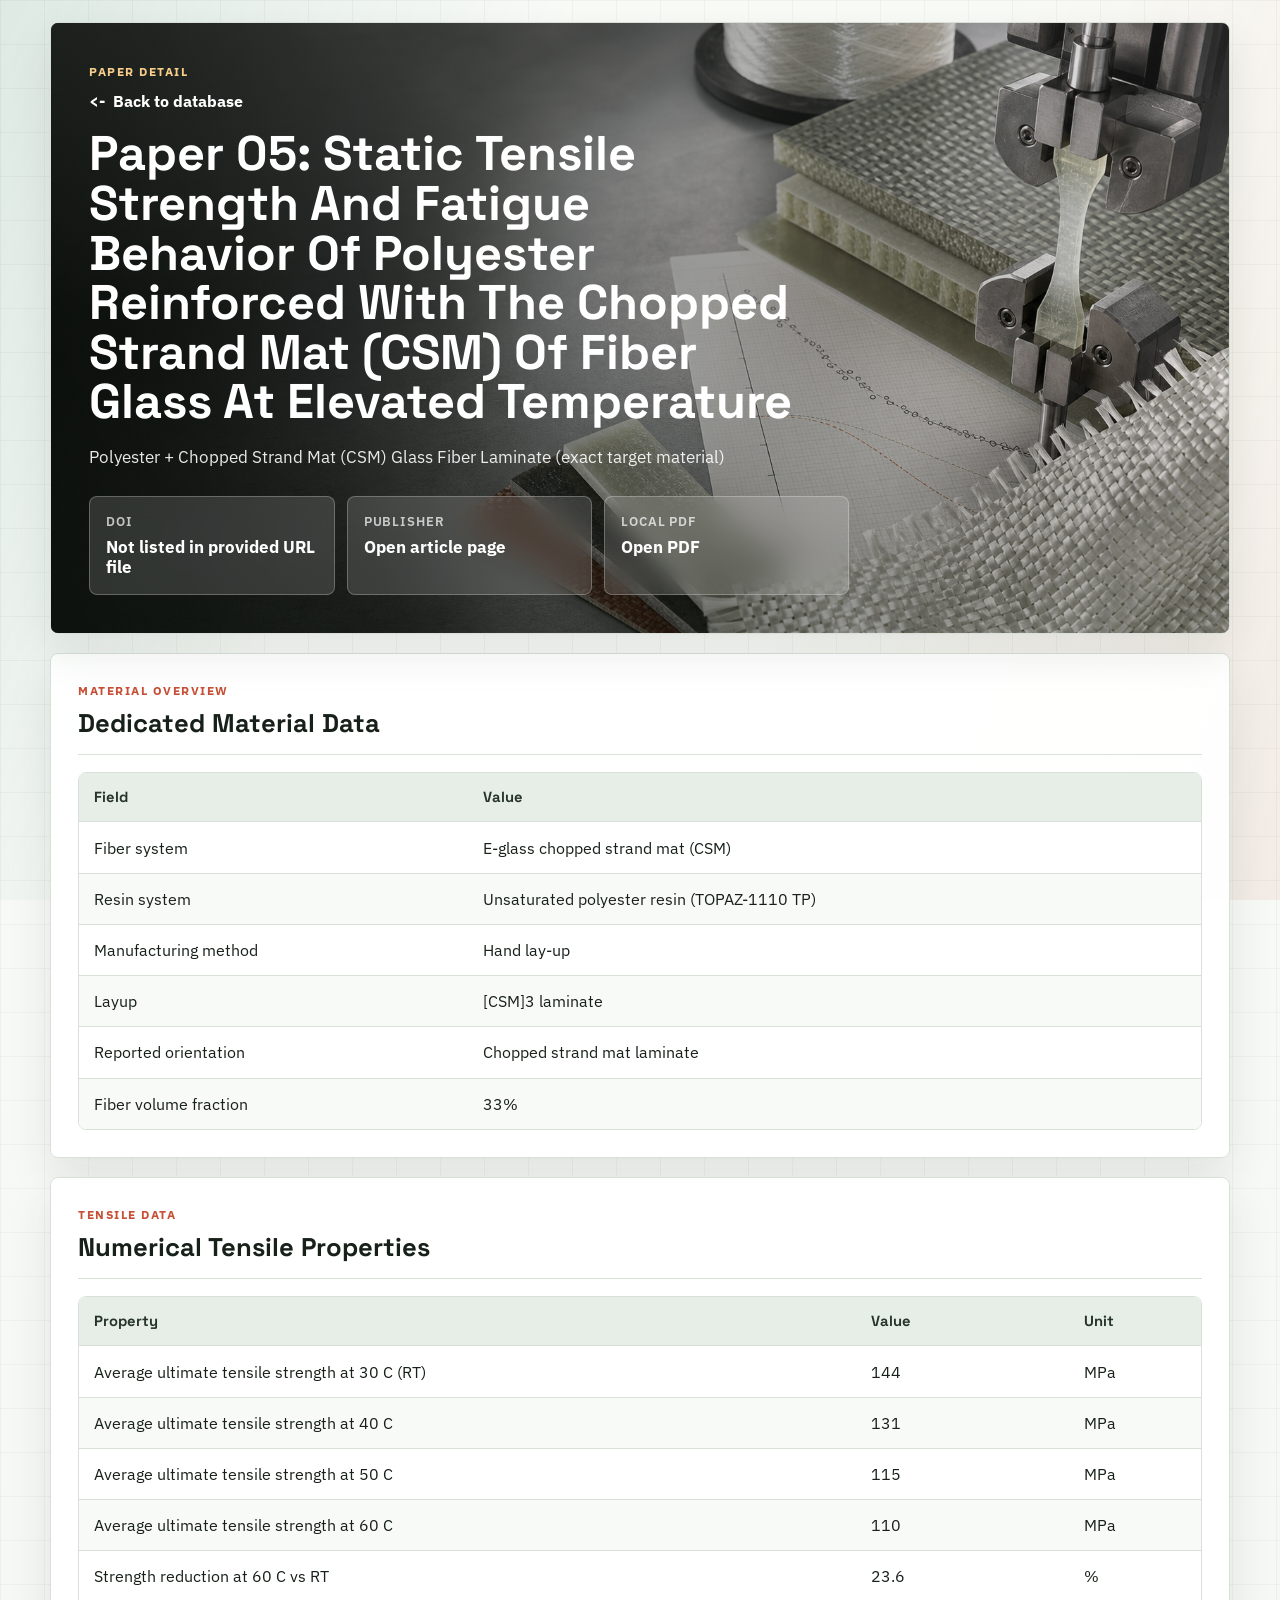
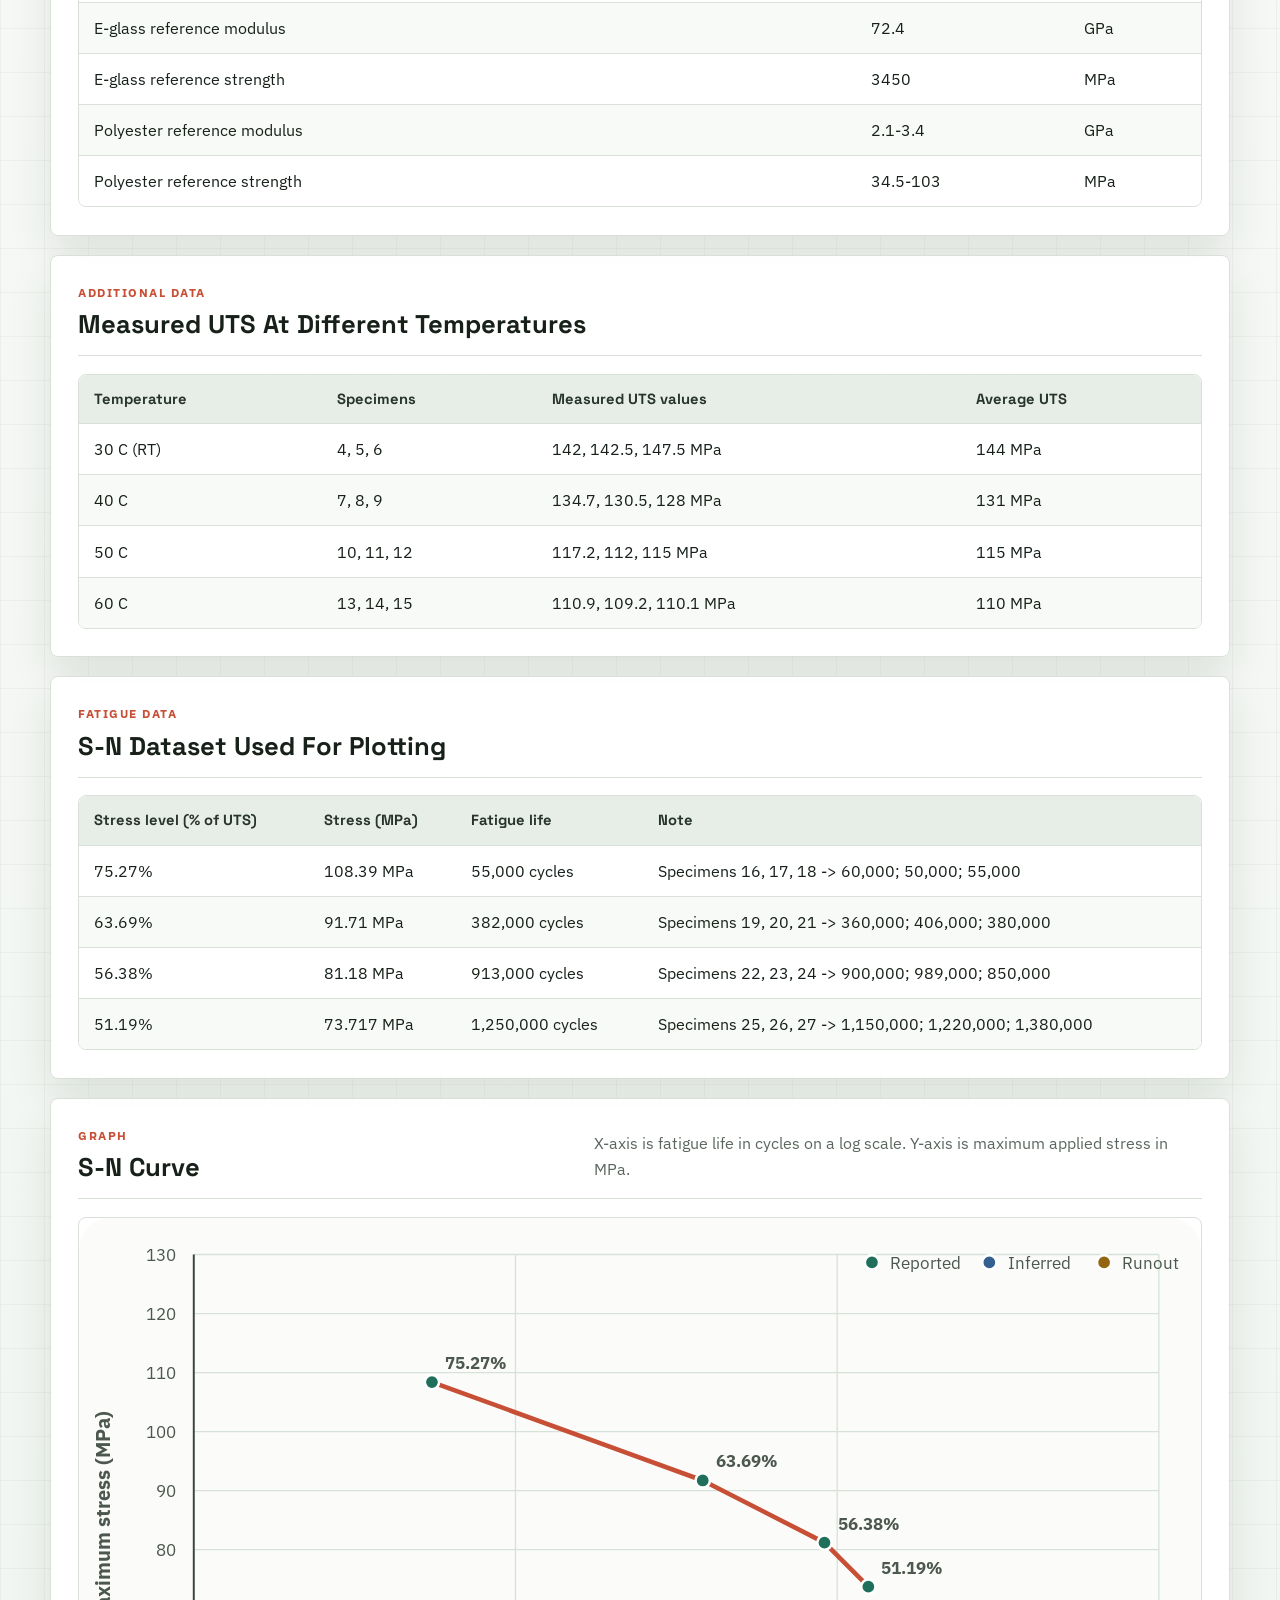
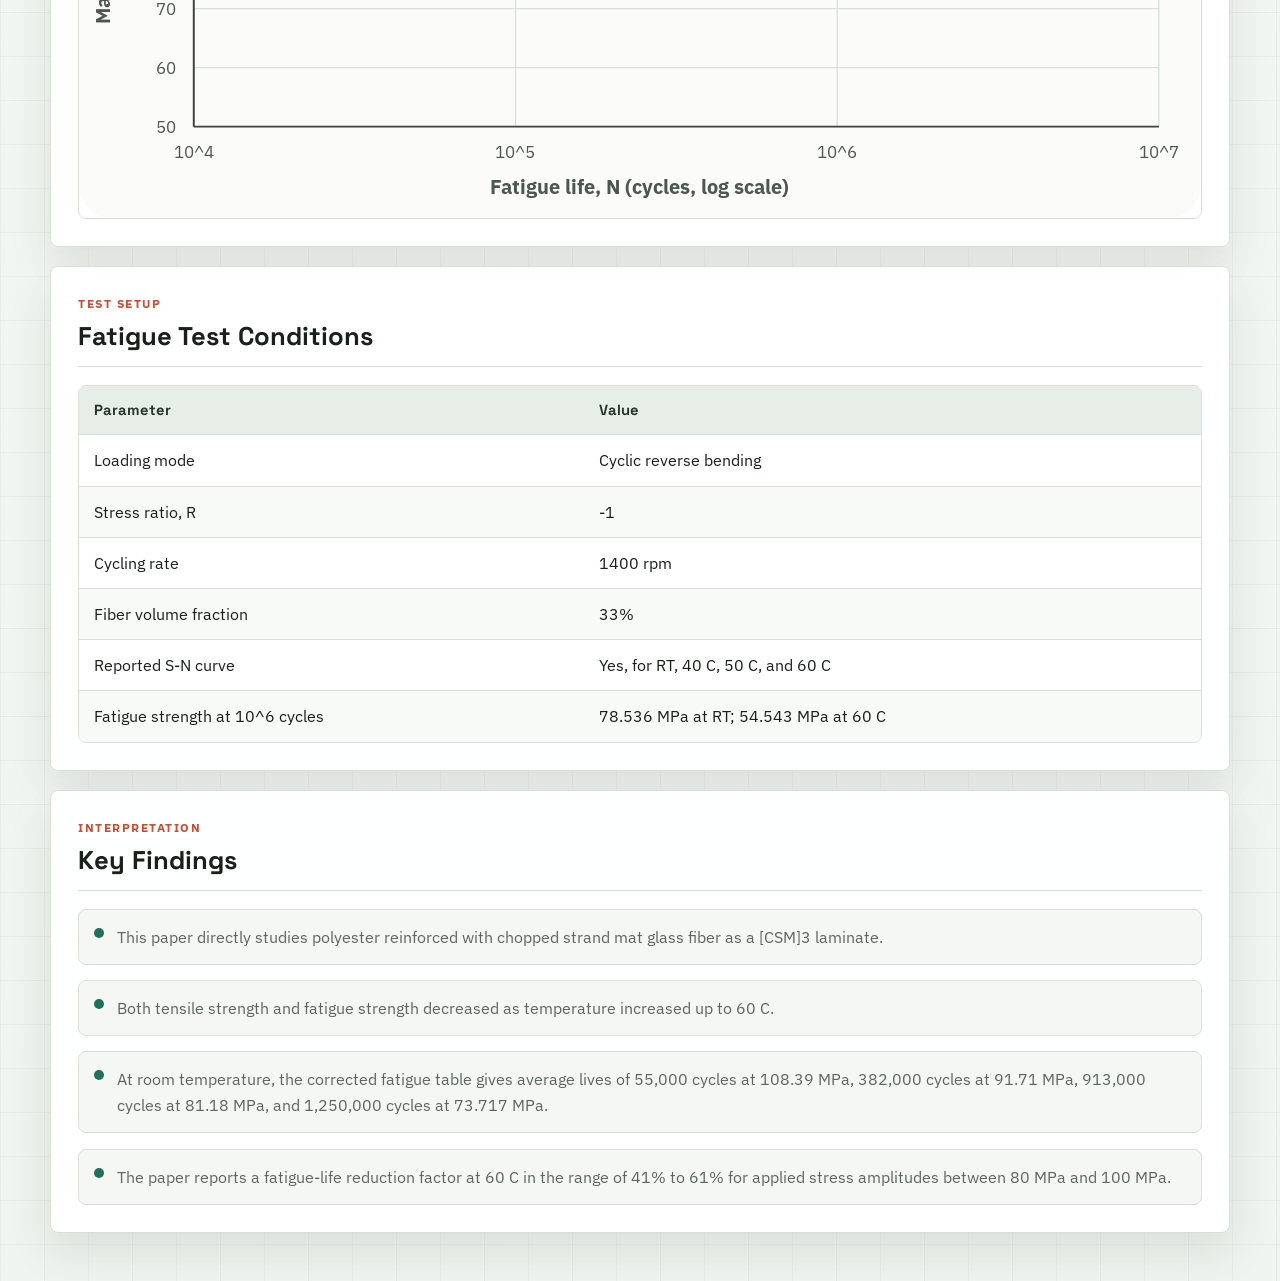
<file: paper-05.html>
<!DOCTYPE html>
<html lang="en">
<head>
  <meta charset="UTF-8">
  <meta name="viewport" content="width=device-width, initial-scale=1.0">
  <title>Paper 05 - Fatigue and Tensile Data</title>
  <link rel="preconnect" href="https://fonts.googleapis.com">
  <link rel="preconnect" href="https://fonts.gstatic.com" crossorigin>
  <link href="https://fonts.googleapis.com/css2?family=Space+Grotesk:wght@400;500;700&family=IBM+Plex+Sans:wght@400;500;600&display=swap" rel="stylesheet">
  <link rel="stylesheet" href="styles.css">
</head>
<body data-paper-id="05">
  <div class="page-shell">
    <header class="hero compact-hero">
      <p class="eyebrow">Paper Detail</p>
      <a class="back-link" href="index.html">Back to database</a>
      <h1 id="paper-title"></h1>
      <p id="paper-polymer" class="hero-copy"></p>
      <div class="hero-meta" id="paper-links"></div>
    </header>

    <main>
      <section class="panel">
        <div class="section-head">
          <div>
            <p class="eyebrow">Material Overview</p>
            <h2>Dedicated Material Data</h2>
          </div>
        </div>
        <div class="table-wrap">
          <table class="data-table" id="material-table"></table>
        </div>
      </section>

      <section class="panel">
        <div class="section-head">
          <div>
            <p class="eyebrow">Tensile Data</p>
            <h2>Numerical Tensile Properties</h2>
          </div>
        </div>
        <div class="table-wrap">
          <table class="data-table" id="tensile-table"></table>
        </div>
      </section>

      <section class="panel" id="experimental-section" hidden>
        <div class="section-head">
          <div>
            <p class="eyebrow">Additional Data</p>
            <h2 id="experimental-title">Additional Data</h2>
          </div>
        </div>
        <div class="table-wrap">
          <table class="data-table" id="experimental-table"></table>
        </div>
      </section>

      <section class="panel" id="fatigue-section" hidden>
        <div class="section-head">
          <div>
            <p class="eyebrow">Fatigue Data</p>
            <h2>S-N Dataset Used For Plotting</h2>
          </div>
        </div>
        <div class="table-wrap">
          <table class="data-table" id="fatigue-table"></table>
        </div>
      </section>

      <section class="panel" id="graph-section" hidden>
        <div class="section-head">
          <div>
            <p class="eyebrow">Graph</p>
            <h2>S-N Curve</h2>
          </div>
          <p class="section-note">
            X-axis is fatigue life in cycles on a log scale. Y-axis is maximum applied stress in MPa.
          </p>
        </div>
        <div class="chart-card">
          <svg id="sn-chart" viewBox="0 0 860 460" role="img" aria-label="S-N curve chart"></svg>
        </div>
      </section>

      <section class="panel">
        <div class="section-head">
          <div>
            <p class="eyebrow">Test Setup</p>
            <h2>Fatigue Test Conditions</h2>
          </div>
        </div>
        <div class="table-wrap">
          <table class="data-table" id="setup-table"></table>
        </div>
      </section>

      <section class="panel">
        <div class="section-head">
          <div>
            <p class="eyebrow">Interpretation</p>
            <h2>Key Findings</h2>
          </div>
        </div>
        <ul class="detail-list findings-list" id="findings-list"></ul>
      </section>
    </main>
  </div>

  <script src="data.js"></script>
  <script src="paper-detail.js"></script>
</body>
</html>
</file>
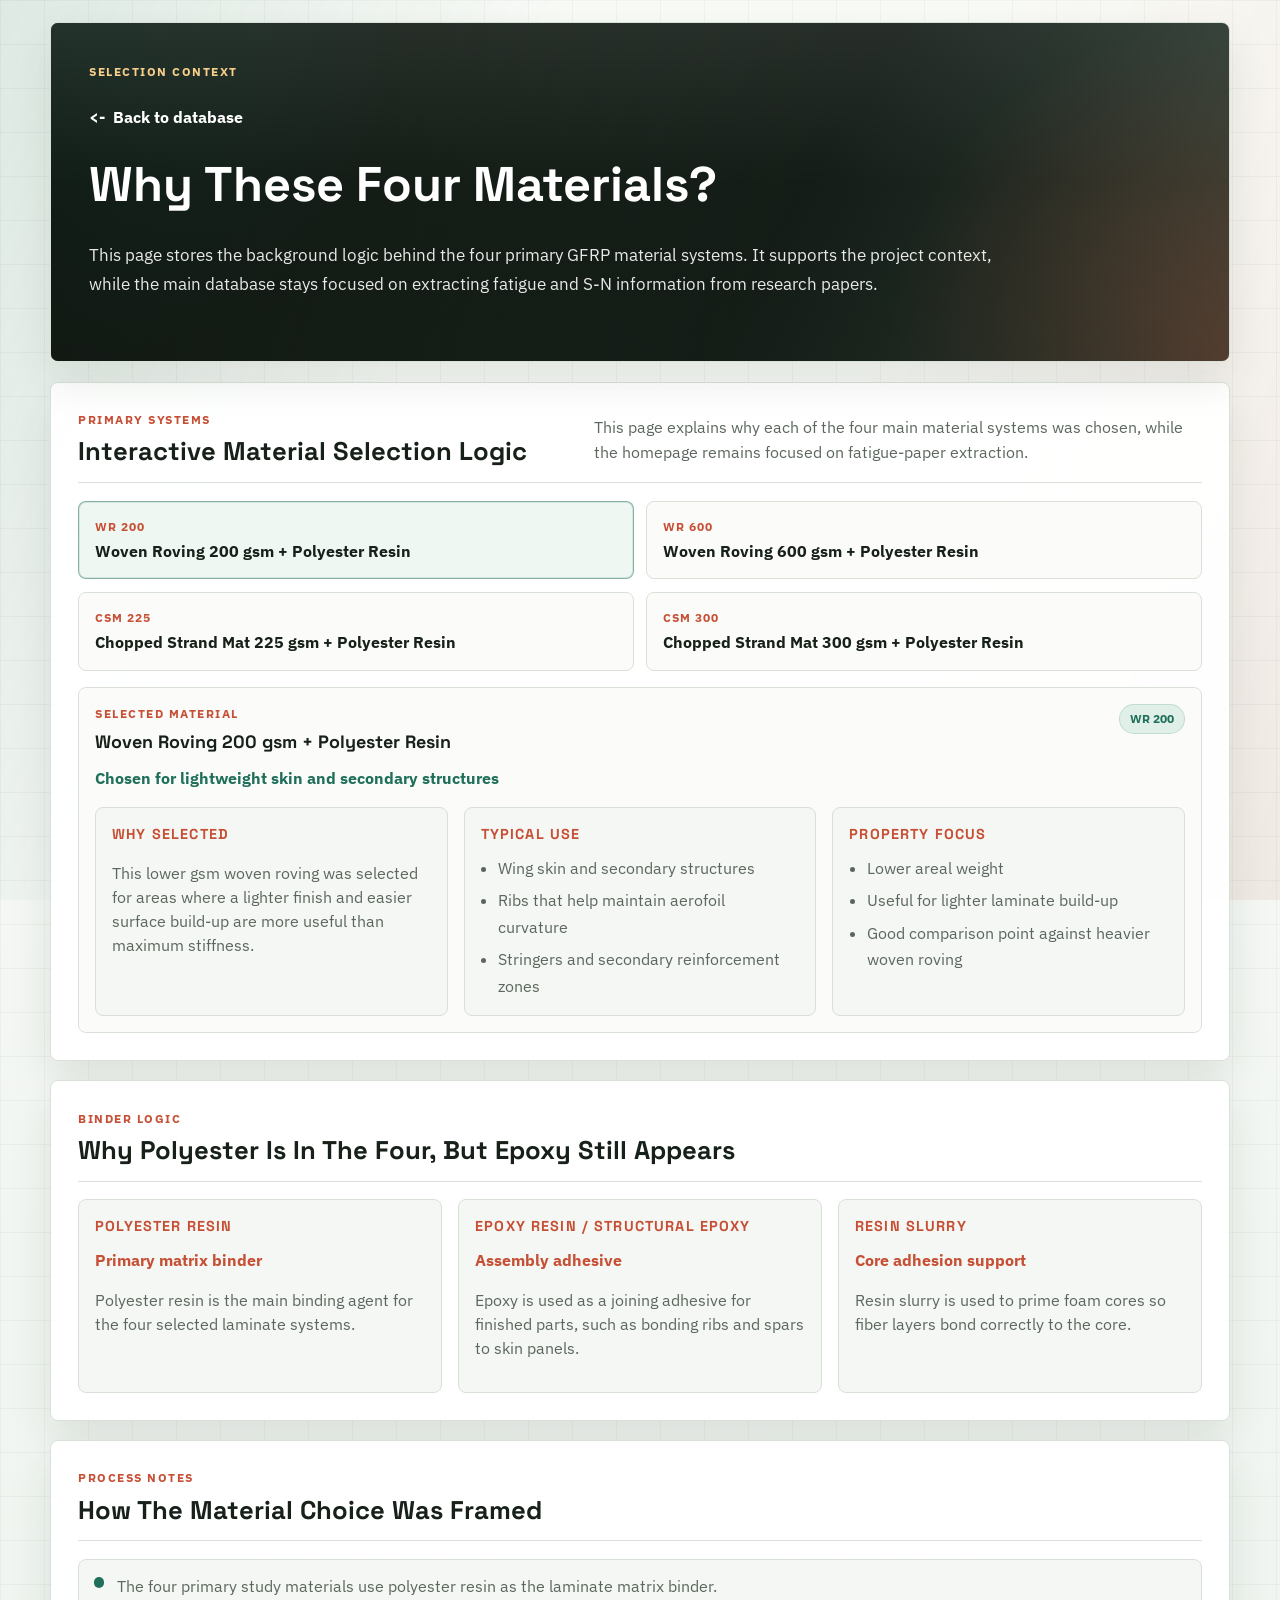
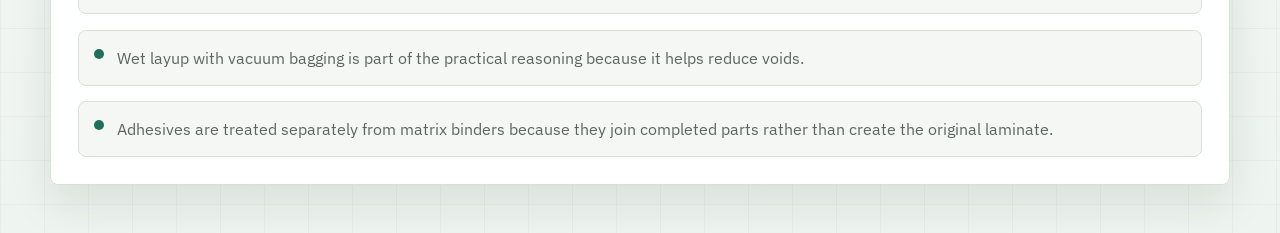
<file: why-four.html>
<!DOCTYPE html>
<html lang="en">
<head>
  <meta charset="UTF-8">
  <meta name="viewport" content="width=device-width, initial-scale=1.0">
  <title>Why These Four Materials?</title>
  <link rel="preconnect" href="https://fonts.googleapis.com">
  <link rel="preconnect" href="https://fonts.gstatic.com" crossorigin>
  <link href="https://fonts.googleapis.com/css2?family=Space+Grotesk:wght@400;500;700&family=IBM+Plex+Sans:wght@400;500;600&display=swap" rel="stylesheet">
  <link rel="stylesheet" href="styles.css">
</head>
<body>
  <div class="page-shell">
    <header class="hero compact-hero rationale-hero">
      <p class="eyebrow">Selection Context</p>
      <a class="back-link" href="index.html">Back to database</a>
      <h1 id="why-title"></h1>
      <p id="why-summary" class="hero-copy"></p>
    </header>

    <main>
      <section class="panel">
        <div class="section-head">
          <div>
            <p class="eyebrow">Primary Systems</p>
            <h2>Interactive Material Selection Logic</h2>
          </div>
          <p class="section-note">
            This page explains why each of the four main material systems was chosen, while the homepage remains focused on fatigue-paper extraction.
          </p>
        </div>
        <div id="why-switcher" class="why-switcher"></div>
        <div id="why-detail" class="why-detail"></div>
      </section>

      <section class="panel">
        <div class="section-head">
          <div>
            <p class="eyebrow">Binder Logic</p>
            <h2>Why Polyester Is In The Four, But Epoxy Still Appears</h2>
          </div>
        </div>
        <div id="binder-grid" class="binder-grid"></div>
      </section>

      <section class="panel">
        <div class="section-head">
          <div>
            <p class="eyebrow">Process Notes</p>
            <h2>How The Material Choice Was Framed</h2>
          </div>
        </div>
        <ul id="process-notes" class="detail-list findings-list"></ul>
      </section>
    </main>
  </div>

  <script src="data.js"></script>
  <script src="why-four.js"></script>
</body>
</html>
</file>
<file: styles.css>
:root {
  --bg: #f6f8f5;
  --bg-2: #eef4ef;
  --surface: #ffffff;
  --surface-muted: #f4f7f3;
  --surface-strong: #fbfcfa;
  --line: #d8e0d7;
  --line-strong: #aebdaf;
  --text: #172019;
  --muted: #5b675e;
  --muted-2: #79857d;
  --accent: #c64f35;
  --accent-dark: #8d3323;
  --green: #1f6f5a;
  --green-soft: #e0f0e9;
  --blue: #335f91;
  --amber: #946510;
  --amber-soft: #f4ead0;
  --shadow: 0 18px 44px rgba(29, 45, 34, 0.1);
  --radius: 8px;
}

* {
  box-sizing: border-box;
}

html {
  scroll-behavior: smooth;
}

body {
  margin: 0;
  font-family: "IBM Plex Sans", Arial, sans-serif;
  color: var(--text);
  background:
    linear-gradient(90deg, rgba(23, 32, 25, 0.035) 1px, transparent 1px),
    linear-gradient(180deg, rgba(23, 32, 25, 0.035) 1px, transparent 1px),
    linear-gradient(180deg, #f9fbf7 0%, var(--bg) 34%, var(--bg-2) 100%);
  background-size: 44px 44px, 44px 44px, auto;
}

body::before {
  content: "";
  position: fixed;
  inset: 0;
  pointer-events: none;
  background:
    linear-gradient(115deg, rgba(31, 111, 90, 0.12), transparent 34%),
    linear-gradient(290deg, rgba(198, 79, 53, 0.08), transparent 38%);
  mix-blend-mode: multiply;
}

body,
button,
input,
select,
textarea {
  font: 400 16px/1.5 "IBM Plex Sans", Arial, sans-serif;
}

a {
  color: inherit;
}

a:focus-visible,
button:focus-visible {
  outline: 3px solid rgba(31, 111, 90, 0.28);
  outline-offset: 3px;
}

.page-shell {
  position: relative;
  width: min(1180px, calc(100% - 2rem));
  margin: 0 auto;
  padding: 1.4rem 0 3rem;
}

.hero,
.panel {
  background: rgba(255, 255, 255, 0.94);
  border: 1px solid var(--line);
  border-radius: var(--radius);
  box-shadow: var(--shadow);
}

.hero {
  position: relative;
  overflow: hidden;
  min-height: 430px;
  padding: clamp(1.4rem, 3vw, 2.4rem);
  display: grid;
  align-content: space-between;
  isolation: isolate;
}

.hero::before {
  content: "";
  position: absolute;
  inset: 0;
  z-index: -2;
  background:
    linear-gradient(90deg, rgba(11, 16, 12, 0.78), rgba(11, 16, 12, 0.42) 48%, rgba(11, 16, 12, 0.08)),
    url("assets/polymer-hero.png");
  background-size: cover;
  background-position: center;
}

.hero::after {
  content: "";
  position: absolute;
  inset: 0;
  z-index: -1;
  background:
    linear-gradient(180deg, rgba(255, 255, 255, 0.08), transparent 48%),
    linear-gradient(0deg, rgba(23, 32, 25, 0.16), transparent 44%);
}

.hero > * {
  max-width: 790px;
}

.compact-hero {
  min-height: 340px;
}

.compact-hero > * {
  max-width: 900px;
}

.eyebrow {
  margin: 0 0 0.55rem;
  font-size: 0.78rem;
  letter-spacing: 0.12em;
  text-transform: uppercase;
  color: var(--accent);
  font-weight: 700;
}

.hero .eyebrow {
  color: #f7cf8b;
}

h1,
h2,
h3,
h4 {
  font-family: "Space Grotesk", "IBM Plex Sans", Arial, sans-serif;
  margin: 0;
  letter-spacing: 0;
}

h1 {
  max-width: 12ch;
  font-size: clamp(2.5rem, 6vw, 5.6rem);
  line-height: 0.94;
  color: #ffffff;
  text-wrap: balance;
}

h2 {
  font-size: clamp(1.35rem, 2vw, 1.8rem);
  line-height: 1.12;
}

h3 {
  font-size: 1.12rem;
  line-height: 1.25;
}

.hero-copy {
  max-width: 58rem;
  margin: 1rem 0 1.5rem;
  color: rgba(255, 255, 255, 0.9);
  font-size: 1.06rem;
  line-height: 1.7;
}

.section-note,
.record-summary,
.detail-list,
.property-group p {
  color: var(--muted);
}

.hero-meta {
  display: grid;
  grid-template-columns: repeat(auto-fit, minmax(160px, 1fr));
  gap: 0.75rem;
  width: min(100%, 760px);
}

.hero-meta div {
  min-height: 88px;
  padding: 0.95rem 1rem;
  border: 1px solid rgba(255, 255, 255, 0.25);
  border-radius: var(--radius);
  background: rgba(255, 255, 255, 0.14);
  color: #ffffff;
  backdrop-filter: blur(12px);
}

.meta-label {
  display: block;
  margin-bottom: 0.35rem;
  color: rgba(255, 255, 255, 0.72);
  font-size: 0.79rem;
  font-weight: 600;
  text-transform: uppercase;
  letter-spacing: 0.07em;
}

.hero-meta strong {
  display: block;
  font-size: 1.05rem;
  line-height: 1.25;
}

main {
  min-width: 0;
  display: grid;
  gap: 1.2rem;
  margin-top: 1.2rem;
}

.panel {
  min-width: 0;
  padding: clamp(1.1rem, 2.4vw, 1.7rem);
}

.section-head {
  display: flex;
  align-items: end;
  justify-content: space-between;
  gap: 1.25rem;
  margin-bottom: 1.1rem;
  padding-bottom: 1rem;
  border-bottom: 1px solid var(--line);
}

.section-note {
  max-width: 38rem;
  margin: 0;
  line-height: 1.6;
}

.target-grid {
  display: grid;
  grid-template-columns: repeat(auto-fit, minmax(220px, 1fr));
  gap: 0.8rem;
}

.rationale-cta {
  display: flex;
  align-items: center;
  justify-content: space-between;
  gap: 1rem;
  margin-top: 1rem;
  padding: 1rem;
  border: 1px solid var(--line);
  border-radius: var(--radius);
  background:
    linear-gradient(90deg, rgba(31, 111, 90, 0.08), rgba(255, 255, 255, 0.96) 42%),
    var(--surface-strong);
}

.rationale-copy h3 {
  margin-bottom: 0.35rem;
}

.rationale-copy p:last-child {
  margin: 0;
  color: var(--muted);
}

.rationale-button {
  flex-shrink: 0;
}

.target-card,
.record-card,
.workflow article {
  border: 1px solid var(--line);
  border-radius: var(--radius);
  background: var(--surface-strong);
}

.target-card {
  position: relative;
  min-height: 216px;
  padding: 1rem;
  display: grid;
  align-content: space-between;
  gap: 1rem;
  transition: transform 160ms ease, border-color 160ms ease, box-shadow 160ms ease;
}

.target-card::before {
  content: "";
  position: absolute;
  inset: 0 auto 0 0;
  width: 4px;
  border-radius: var(--radius) 0 0 var(--radius);
  background: var(--green);
}

.target-card:hover,
.record-card:hover {
  transform: translateY(-2px);
  border-color: var(--line-strong);
  box-shadow: 0 14px 28px rgba(29, 45, 34, 0.09);
}

.target-card h3 {
  margin-bottom: 0.55rem;
}

.target-card p {
  margin: 0;
  color: var(--muted);
  line-height: 1.55;
}

.tag-row {
  display: flex;
  flex-wrap: wrap;
  gap: 0.45rem;
}

.tag {
  display: inline-flex;
  align-items: center;
  min-height: 30px;
  padding: 0.3rem 0.62rem;
  border: 1px solid rgba(121, 133, 125, 0.22);
  border-radius: 999px;
  background: #edf1ec;
  color: #435046;
  font-size: 0.78rem;
  font-weight: 700;
  line-height: 1;
  white-space: nowrap;
}

.tag-link {
  text-decoration: none;
}

.tag-link:hover,
.record-link:hover,
.links a:hover,
.back-link:hover,
.meta-tile a:hover,
.hero-meta a:hover {
  text-decoration: underline;
  text-underline-offset: 3px;
}

.tag.exact {
  border-color: rgba(31, 111, 90, 0.16);
  background: var(--green-soft);
  color: var(--green);
}

.tag.related {
  border-color: rgba(148, 101, 16, 0.16);
  background: var(--amber-soft);
  color: var(--amber);
}

.record-list {
  display: grid;
  gap: 0.9rem;
}

.record-card {
  position: relative;
  padding: 1rem;
  transition: transform 160ms ease, border-color 160ms ease, box-shadow 160ms ease;
}

.record-card::before {
  content: "";
  position: absolute;
  inset: 0 auto 0 0;
  width: 4px;
  border-radius: var(--radius) 0 0 var(--radius);
  background: var(--accent);
}

.record-card.is-exact::before {
  background: var(--green);
}

.record-top {
  display: flex;
  align-items: start;
  justify-content: space-between;
  gap: 1rem;
  margin-bottom: 0.85rem;
}

.record-heading {
  width: 100%;
}

.record-top h3 {
  margin: 0.75rem 0 0.25rem;
  font-size: clamp(1.15rem, 1.8vw, 1.55rem);
}

.record-subtitle {
  margin: 0;
  color: var(--muted);
  font-size: 0.98rem;
  line-height: 1.5;
}

.record-link {
  color: var(--text);
  text-decoration: none;
}

.record-link.subtle {
  color: var(--muted);
}

.record-summary {
  margin: 0.9rem 0 1rem;
  line-height: 1.62;
}

.paper-meta-grid {
  display: grid;
  grid-template-columns: repeat(3, minmax(0, 1fr));
  gap: 0.7rem;
  margin: 0.9rem 0 0;
}

.meta-tile {
  min-height: 88px;
  padding: 0.85rem 0.9rem;
  border: 1px solid var(--line);
  border-radius: var(--radius);
  background: var(--surface-muted);
}

.meta-key {
  display: block;
  margin-bottom: 0.25rem;
  color: var(--muted-2);
  font-size: 0.78rem;
  font-weight: 700;
  text-transform: uppercase;
  letter-spacing: 0.06em;
}

.meta-tile strong,
.meta-tile a {
  overflow-wrap: anywhere;
}

.meta-tile a,
.hero-meta a,
.back-link {
  color: var(--accent-dark);
  font-weight: 700;
  text-decoration: none;
}

.hero-meta a {
  color: #ffffff;
}

.button-link {
  display: inline-flex;
  align-items: center;
  justify-content: center;
  min-height: 42px;
  padding: 0.72rem 0.95rem;
  border-radius: var(--radius);
  background: var(--text);
  color: #ffffff;
  font-weight: 700;
  text-decoration: none;
  transition: background 160ms ease, transform 160ms ease;
}

.button-link::after {
  content: "->";
  margin-left: 0.5rem;
  font-weight: 700;
}

.button-link:hover {
  background: var(--green);
  transform: translateX(2px);
}

.record-grid {
  display: grid;
  grid-template-columns: repeat(auto-fit, minmax(220px, 1fr));
  gap: 1rem;
}

.property-group {
  padding: 1rem;
  border: 1px solid var(--line);
  border-radius: var(--radius);
  background: var(--surface-muted);
}

.property-group h4 {
  margin: 0 0 0.6rem;
  color: var(--accent);
  font-size: 0.9rem;
  text-transform: uppercase;
  letter-spacing: 0.08em;
}

.detail-list {
  margin: 0;
  padding-left: 1.1rem;
  line-height: 1.65;
}

.detail-list li + li {
  margin-top: 0.38rem;
}

.links {
  display: flex;
  flex-wrap: wrap;
  gap: 0.75rem;
  margin-top: 1rem;
}

.links a {
  color: var(--accent-dark);
  font-weight: 700;
  text-decoration: none;
}

.compact-hero h1 {
  max-width: 22ch;
  font-size: clamp(1.75rem, 3.8vw, 3.7rem);
  line-height: 1.02;
}

.rationale-hero::before {
  background:
    linear-gradient(90deg, rgba(11, 16, 12, 0.74), rgba(11, 16, 12, 0.36) 50%, rgba(11, 16, 12, 0.08)),
    radial-gradient(circle at top left, rgba(31, 111, 90, 0.5), transparent 28%),
    radial-gradient(circle at bottom right, rgba(198, 79, 53, 0.35), transparent 28%),
    linear-gradient(120deg, #253228, #18211b 62%, #304338);
}

.back-link {
  display: inline-flex;
  align-items: center;
  width: fit-content;
  margin-bottom: 1rem;
  color: #ffffff;
}

.back-link::before {
  content: "<-";
  margin-right: 0.5rem;
}

.table-wrap {
  width: 100%;
  max-width: 100%;
  min-width: 0;
  overflow-x: auto;
  border: 1px solid var(--line);
  border-radius: var(--radius);
  background: var(--surface);
}

.data-table {
  width: 100%;
  min-width: 620px;
  border-collapse: collapse;
  background: var(--surface);
}

.data-table th,
.data-table td {
  padding: 0.82rem 0.9rem;
  border-bottom: 1px solid var(--line);
  text-align: left;
  vertical-align: top;
}

.data-table th {
  position: sticky;
  top: 0;
  z-index: 1;
  background: #e7eee8;
  color: #27342b;
  font-family: "Space Grotesk", "IBM Plex Sans", Arial, sans-serif;
  font-size: 0.92rem;
}

.data-table tbody tr:nth-child(even) td {
  background: #f8faf7;
}

.data-table tbody tr:hover td {
  background: #eef6ef;
}

.data-table tbody tr:last-child td {
  border-bottom: 0;
}

.chart-card {
  width: 100%;
  max-width: 100%;
  min-width: 0;
  overflow-x: auto;
  border: 1px solid var(--line);
  border-radius: var(--radius);
  background: var(--surface);
}

#sn-chart {
  display: block;
  width: 100%;
  height: auto;
}

.chart-bg {
  fill: #fbfcfa;
}

.grid-line {
  stroke: #d7e1d8;
  stroke-width: 1;
}

.axis-line {
  stroke: #3b463f;
  stroke-width: 1.5;
}

.sn-line {
  fill: none;
  stroke: var(--accent);
  stroke-width: 3.5;
  stroke-linejoin: round;
  stroke-linecap: round;
}

.point {
  fill: var(--green);
  stroke: #ffffff;
  stroke-width: 2;
}

.inferred-point {
  fill: var(--blue);
}

.runout-point {
  fill: var(--amber);
}

.axis-label,
.point-label,
.axis-title {
  font-family: "IBM Plex Sans", Arial, sans-serif;
  fill: #4c574f;
}

.axis-label {
  font-size: 13px;
}

.point-label {
  font-size: 13px;
  font-weight: 700;
}

.axis-title {
  font-size: 15px;
  font-weight: 700;
}

.findings-list {
  display: grid;
  gap: 0.6rem;
  padding: 0;
  list-style: none;
}

.findings-list li {
  position: relative;
  padding: 0.85rem 0.9rem 0.85rem 2.35rem;
  border: 1px solid var(--line);
  border-radius: var(--radius);
  background: var(--surface-muted);
}

.findings-list li::before {
  content: "";
  position: absolute;
  left: 0.9rem;
  top: 1.1rem;
  width: 0.65rem;
  height: 0.65rem;
  border-radius: 50%;
  background: var(--green);
}

.why-switcher {
  display: grid;
  grid-template-columns: repeat(2, minmax(0, 1fr));
  gap: 0.8rem;
  margin-bottom: 1rem;
}

.why-tab {
  display: grid;
  gap: 0.22rem;
  width: 100%;
  padding: 0.95rem 1rem;
  border: 1px solid var(--line);
  border-radius: var(--radius);
  background: var(--surface-strong);
  color: var(--text);
  text-align: left;
  cursor: pointer;
  transition: border-color 160ms ease, transform 160ms ease, box-shadow 160ms ease;
}

.why-tab:hover {
  transform: translateY(-2px);
  border-color: var(--line-strong);
  box-shadow: 0 14px 28px rgba(29, 45, 34, 0.09);
}

.why-tab.is-active {
  border-color: rgba(31, 111, 90, 0.5);
  background: #eef7f1;
  box-shadow: inset 0 0 0 1px rgba(31, 111, 90, 0.12);
}

.why-tab-label {
  color: var(--accent);
  font-size: 0.78rem;
  font-weight: 700;
  letter-spacing: 0.08em;
  text-transform: uppercase;
}

.why-detail,
.binder-grid {
  display: grid;
  gap: 1rem;
}

.why-card {
  border: 1px solid var(--line);
  border-radius: var(--radius);
  background: var(--surface-strong);
  padding: 1rem;
}

.why-card-head {
  display: flex;
  align-items: start;
  justify-content: space-between;
  gap: 1rem;
  margin-bottom: 0.8rem;
}

.why-headline {
  margin: 0 0 1rem;
  color: var(--green);
  font-size: 1.02rem;
  font-weight: 700;
}

.why-grid,
.binder-grid {
  display: grid;
  grid-template-columns: repeat(auto-fit, minmax(220px, 1fr));
  gap: 1rem;
}

.binder-card .binder-role {
  margin: 0 0 0.45rem;
  color: var(--accent);
  font-weight: 700;
}

@media (max-width: 900px) {
  .paper-meta-grid {
    grid-template-columns: 1fr;
  }
}

@media (max-width: 720px) {
  .page-shell {
    width: min(100% - 1rem, 1180px);
    padding-top: 0.5rem;
  }

  .hero {
    min-height: auto;
  }

  .hero,
  .panel,
  .record-card {
    padding: 1rem;
  }

  h1 {
    max-width: 11ch;
  }

  .compact-hero h1 {
    max-width: 100%;
  }

  .section-head,
  .record-top {
    flex-direction: column;
    align-items: start;
  }

  .rationale-cta {
    flex-direction: column;
    align-items: start;
  }

  .why-switcher {
    grid-template-columns: 1fr;
  }

  .hero-meta {
    grid-template-columns: 1fr;
  }

  .target-grid {
    grid-template-columns: 1fr;
  }

  .target-card {
    min-height: 0;
  }

  .data-table {
    min-width: 560px;
  }
}
</file>
